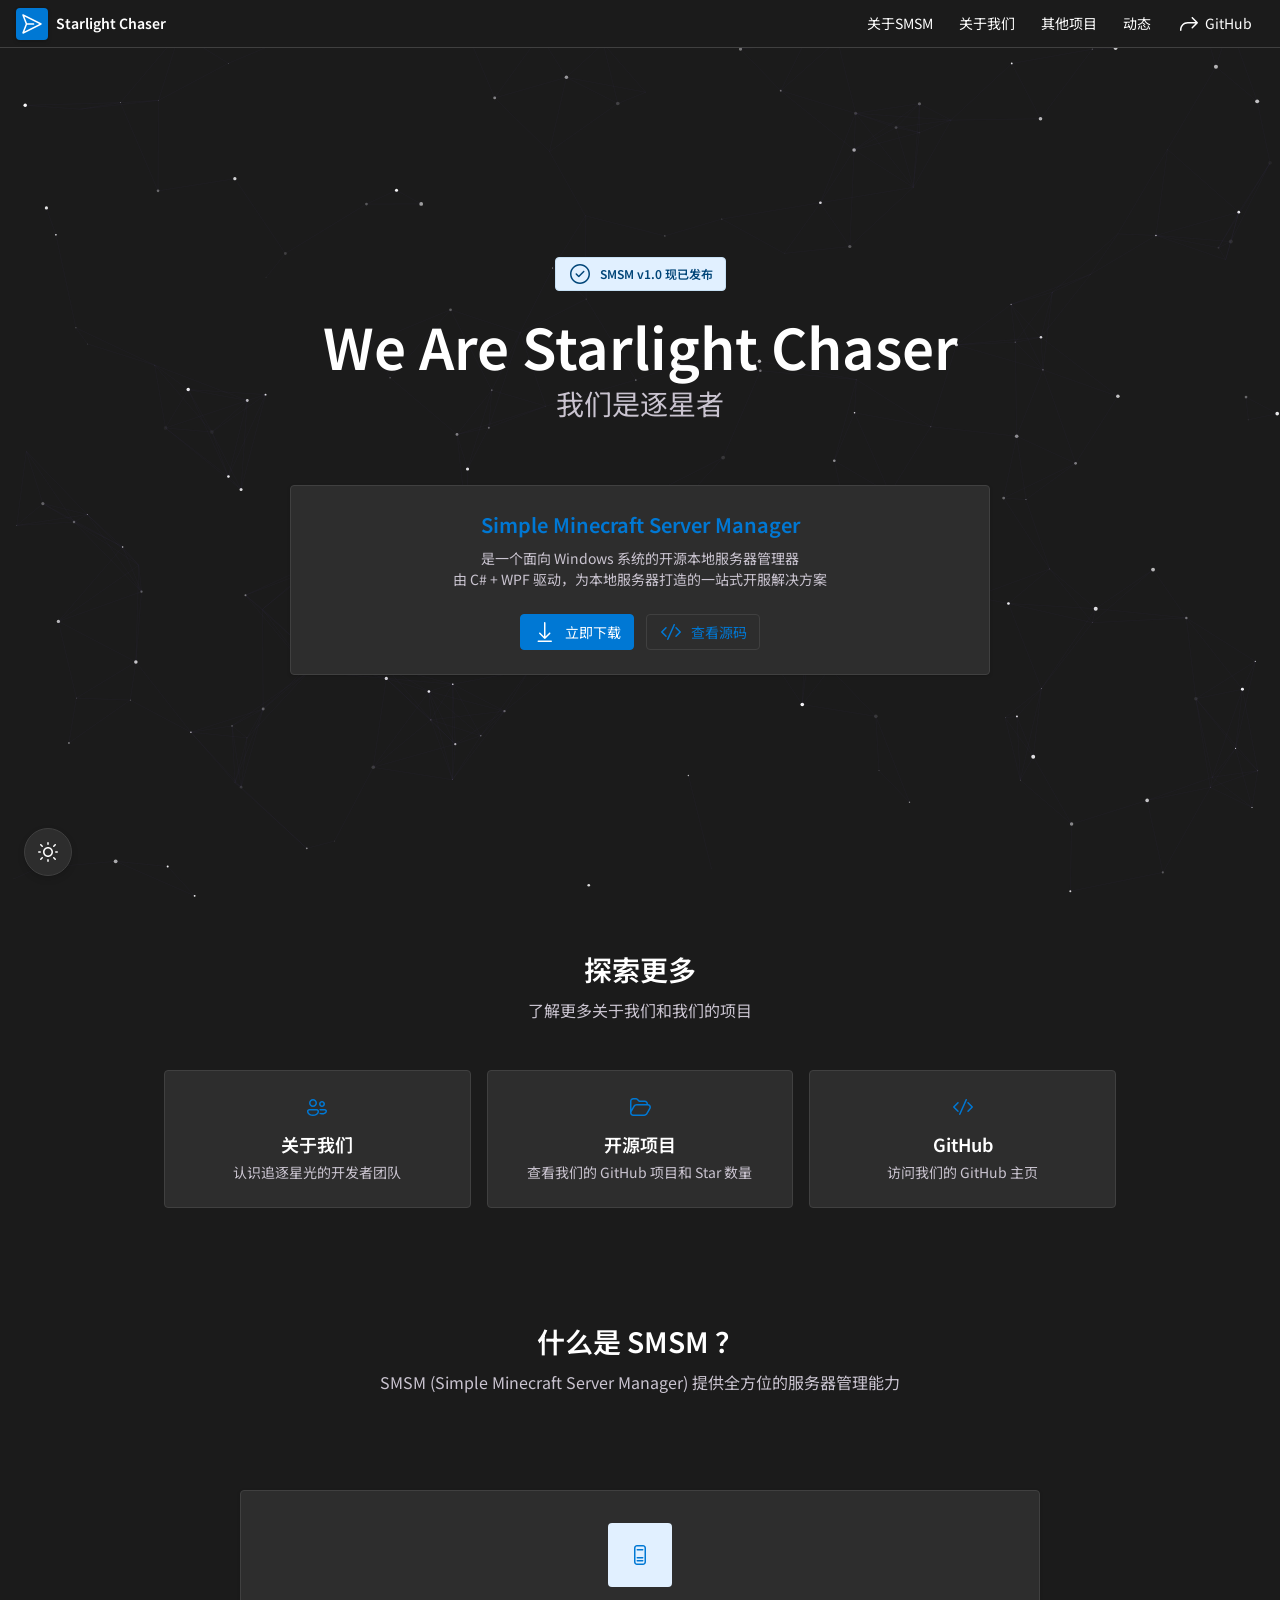
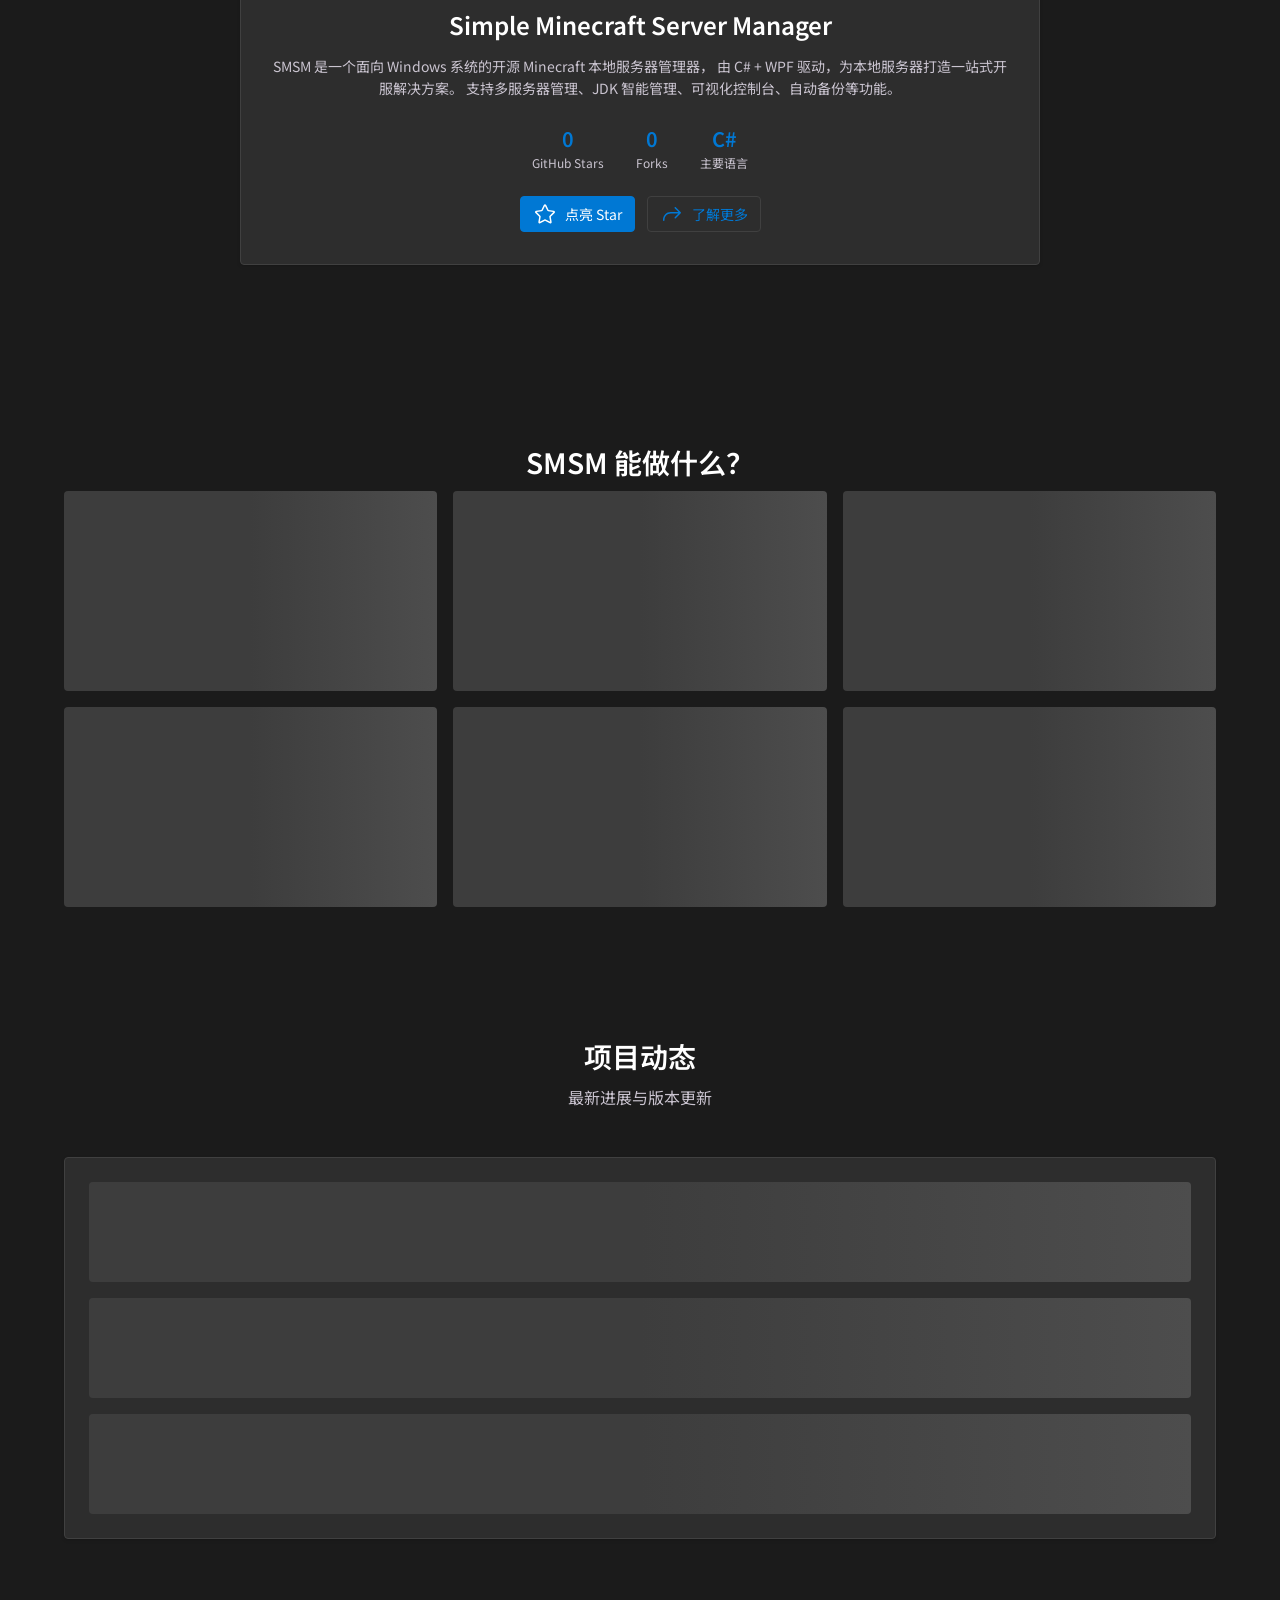
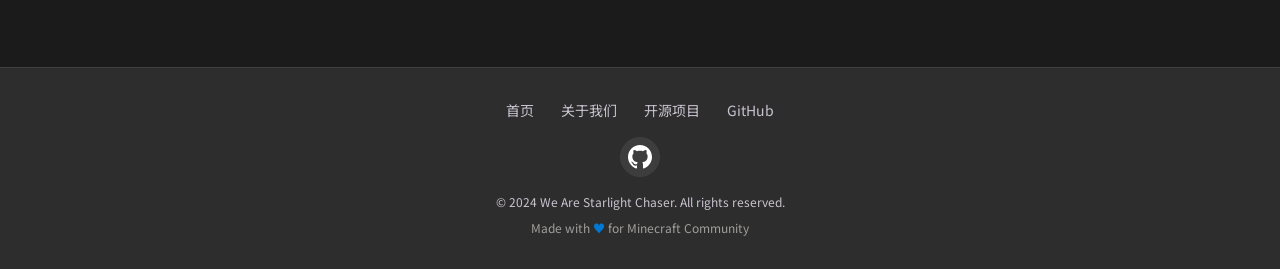
<file: index.html>
<!--
  [index.html] - 网站首页/默认页面
  We Are Starlight Chaser
  
    注释已写！
-->
<!DOCTYPE html>
<html lang="zh-CN" data-theme="">

<head>
    <meta charset="UTF-8">
    <meta name="viewport" content="width=device-width, initial-scale=1.0">
    <title>We Are Starlight Chaser</title>
    <meta name="description" content="SMSM - 本地 Minecraft 服务器管理解决方案，由 xiaomu18 与 YBTsa 联合开发">
    <meta name="keywords" content="SMSM, Minecraft, Server Manager, 逐星者, Starlight Chaser">
    <meta name="author" content="We Are Starlight Chaser">

    <!-- Google Fonts: Noto Sans SC -->
    <link
        href="https://fonts.googleapis.com/css2?family=Noto+Sans+SC:wght@300;400;500;600;700&display=swap"
        rel="stylesheet">

    <!-- 主样式文件 -->
    <link rel="stylesheet" href="./css/main.css">

    <!-- 首页特定样式 -->
    <style>
        /* 快速链接区域 */
        .quick-links-section {
            padding: 48px 24px;
            max-width: 1000px;
            margin: 0 auto;
        }

        .quick-links-grid {
            display: grid;
            grid-template-columns: repeat(auto-fit, minmax(280px, 1fr));
            gap: 16px;
            margin-top: 32px;
        }

        .quick-link-card {
            background: var(--fluent-neutral-background-secondary);
            border-radius: 4px;
            padding: 24px;
            text-align: center;
            border: 1px solid var(--fluent-neutral-stroke-rest);
            transition: box-shadow var(--fluent-duration-fast) var(--fluent-easing),
                        background-color var(--fluent-duration-fast) var(--fluent-easing);
            text-decoration: none;
            color: inherit;
            display: block;
        }

        .quick-link-card:hover {
            box-shadow: var(--fluent-shadow-8);
            background-color: var(--fluent-neutral-background-tertiary);
        }

        .quick-link-card .fluent-icon {
            font-size: 40px;
            color: var(--fluent-brand);
            margin-bottom: 12px;
        }

        .quick-link-card h3 {
            font-size: 1.125rem;
            margin-bottom: 4px;
            color: var(--fluent-neutral-foreground-primary);
            font-weight: 600;
        }

        .quick-link-card p {
            color: var(--fluent-neutral-foreground-secondary);
            font-size: 14px;
        }

        /* 项目预览区域 */
        .project-preview-section {
            padding: 48px 24px;
            max-width: 1200px;
            margin: 0 auto;
            text-align: center;
        }

        .project-preview-card {
            background: var(--fluent-neutral-background-secondary);
            border-radius: 4px;
            padding: 32px;
            border: 1px solid var(--fluent-neutral-stroke-rest);
            max-width: 800px;
            margin: 0 auto;
            box-shadow: var(--fluent-shadow-4);
        }

        .project-preview-card .project-icon-large {
            width: 64px;
            height: 64px;
            background: var(--fluent-brand-background);
            border-radius: 4px;
            display: flex;
            align-items: center;
            justify-content: center;
            margin: 0 auto 20px;
        }

        .project-preview-card .project-icon-large .fluent-icon {
            font-size: 32px;
            color: var(--fluent-brand);
        }

        .project-preview-card h2 {
            font-size: 1.5rem;
            margin-bottom: 12px;
            color: var(--fluent-neutral-foreground-primary);
            font-weight: 600;
        }

        .project-preview-card p {
            color: var(--fluent-neutral-foreground-secondary);
            margin-bottom: 24px;
            line-height: 1.6;
        }

        .project-preview-stats {
            display: flex;
            justify-content: center;
            gap: 32px;
            margin: 24px 0;
            flex-wrap: wrap;
        }

        .preview-stat {
            text-align: center;
        }

        .preview-stat-value {
            font-size: 1.25rem;
            font-weight: 600;
            color: var(--fluent-brand);
        }

        .preview-stat-label {
            font-size: 12px;
            color: var(--fluent-neutral-foreground-secondary);
        }

        /* 响应式 */
        @media (max-width: 768px) {
            .quick-links-grid {
                grid-template-columns: 1fr;
            }

            .project-preview-stats {
                gap: 16px;
            }
        }
    </style>
</head>

<body>
    <!-- 星空背景 Canvas -->
    <canvas id="starfield"></canvas>

    <!-- 导航栏 - Fluent NavigationView -->
    <header class="app-bar" id="appBar">
        <a href="#" class="brand">
            <div class="brand-icon">
                <span class="fluent-icon" data-icon="send"></span>
            </div>
            <span>Starlight Chaser</span>
        </a>

        <nav class="nav-links" id="navLinks">
            <a href="#about-smsm" class="nav-link">关于SMSM</a>
            <a href="./pages/team.html" class="nav-link">关于我们</a>
            <a href="./pages/projects.html" class="nav-link">其他项目</a>
            <a href="#news" class="nav-link">动态</a>
            <a href="https://github.com/We-Are-Starlight-Chaser" class="nav-link" target="_blank">
                <span class="fluent-icon" data-icon="arrow_forward" style="font-size: 18px;"></span>
                GitHub
            </a>
        </nav>

        <button class="mobile-menu-btn" id="mobileMenuBtn">
            <span class="fluent-icon" data-icon="list"></span>
        </button>
    </header>

    <!-- Hero Section - 首屏区域 -->
    <section class="hero">
        <div class="hero-content">
            <!-- Hero 徽章 - 从 JSON 加载 -->
            <div class="hero-badge" id="heroBadge">
                <span class="fluent-icon" data-icon="checkmark_circle"></span>
                <span>SMSM v1.0 现已发布</span>
            </div>

            <!-- 主标题 -->
            <h1>We Are Starlight Chaser</h1>
            <h2>我们是逐星者</h2>
        </div>

        <!-- 当前项目展示 - 从 JSON 加载 -->
        <div class="latest-project" id="latestProject">
            <div class="latest-project-name">Simple Minecraft Server Manager</div>
            <div class="latest-project-description">
                是一个面向 Windows 系统的开源本地服务器管理器<br>
                由 C# + WPF 驱动，为本地服务器打造的一站式开服解决方案
            </div>
            <div class="hero-actions">
                <a href="#download" class="btn btn-filled">
                    <span class="fluent-icon" data-icon="arrow_download"></span>
                    立即下载
                </a>
                <a href="https://github.com/We-Are-Starlight-Chaser/SMSM" class="btn btn-outline" target="_blank">
                    <span class="fluent-icon" data-icon="code"></span>
                    查看源码
                </a>
            </div>
        </div>
    </section>

    <!-- 快速链接区域 -->
    <section class="quick-links-section">
        <h2 class="section-title">探索更多</h2>
        <p class="section-subtitle">了解更多关于我们和我们的项目</p>

        <div class="quick-links-grid">
            <a href="./pages/team.html" class="quick-link-card">
                <span class="fluent-icon" data-icon="people"></span>
                <h3>关于我们</h3>
                <p>认识追逐星光的开发者团队</p>
            </a>
            <a href="./pages/projects.html" class="quick-link-card">
                <span class="fluent-icon" data-icon="folder_open"></span>
                <h3>开源项目</h3>
                <p>查看我们的 GitHub 项目和 Star 数量</p>
            </a>
            <a href="https://github.com/We-Are-Starlight-Chaser" class="quick-link-card" target="_blank">
                <span class="fluent-icon" data-icon="code"></span>
                <h3>GitHub</h3>
                <p>访问我们的 GitHub 主页</p>
            </a>
        </div>
    </section>

    <!-- 什么是 SMSM ？ -->
    <section class="section" id="about-smsm">
        <h2 class="section-title">什么是 SMSM ？</h2>
        <div class="section-subtitle" id="aboutSubtitle">
            SMSM (Simple Minecraft Server Manager) 提供全方位的服务器管理能力
        </div>

        <!-- 项目预览卡片 -->
        <div class="project-preview-section">
            <div class="project-preview-card">
                <div class="project-icon-large">
                    <span class="fluent-icon" data-icon="server"></span>
                </div>
                <h2>Simple Minecraft Server Manager</h2>
                <p>
                    SMSM 是一个面向 Windows 系统的开源 Minecraft 本地服务器管理器，
                    由 C# + WPF 驱动，为本地服务器打造一站式开服解决方案。
                    支持多服务器管理、JDK 智能管理、可视化控制台、自动备份等功能。
                </p>
                <div class="project-preview-stats">
                    <div class="preview-stat">
                        <div class="preview-stat-value" id="previewStars">-</div>
                        <div class="preview-stat-label">GitHub Stars</div>
                    </div>
                    <div class="preview-stat">
                        <div class="preview-stat-value" id="previewForks">-</div>
                        <div class="preview-stat-label">Forks</div>
                    </div>
                    <div class="preview-stat">
                        <div class="preview-stat-value">C#</div>
                        <div class="preview-stat-label">主要语言</div>
                    </div>
                </div>
                <div class="hero-actions">
                    <a href="https://github.com/We-Are-Starlight-Chaser/SMSM" class="btn btn-filled" target="_blank">
                        <span class="fluent-icon" data-icon="star"></span>
                        点亮 Star
                    </a>
                    <a href="./pages/projects.html" class="btn btn-outline">
                        <span class="fluent-icon" data-icon="arrow_forward"></span>
                        了解更多
                    </a>
                </div>
            </div>
        </div>
    </section>

    <!-- SMSM 能做什么？ -->
    <section class="section" id="features">
        <h2 class="section-title">SMSM 能做什么？</h2>
        <!-- 功能卡片网格 - 从 JSON 加载 -->
        <div class="features-grid" id="featuresGrid">
            <!-- 加载时的骨架屏 -->
            <div class="skeleton" style="height: 200px;"></div>
            <div class="skeleton" style="height: 200px;"></div>
            <div class="skeleton" style="height: 200px;"></div>
            <div class="skeleton" style="height: 200px;"></div>
            <div class="skeleton" style="height: 200px;"></div>
            <div class="skeleton" style="height: 200px;"></div>
        </div>
    </section>

    <!-- 项目动态 -->
    <section class="section" id="news">
        <h2 class="section-title">项目动态</h2>
        <p class="section-subtitle">最新进展与版本更新</p>

        <!-- 新闻列表 - 从 JSON 加载 -->
        <div class="news-container" id="newsContainer">
            <!-- 加载时的骨架屏 -->
            <div class="skeleton" style="height: 100px; margin-bottom: 16px;"></div>
            <div class="skeleton" style="height: 100px; margin-bottom: 16px;"></div>
            <div class="skeleton" style="height: 100px;"></div>
        </div>
    </section>

    <!-- Footer - 页脚 -->
    <footer>
        <div class="footer-content">
            <!-- 快速导航 -->
            <div style="margin-bottom: 16px;">
                <a href="./index.html"
                    style="color: var(--fluent-neutral-foreground-secondary); text-decoration: none; margin: 0 12px;">首页</a>
                <a href="./pages/team.html"
                    style="color: var(--fluent-neutral-foreground-secondary); text-decoration: none; margin: 0 12px;">关于我们</a>
                <a href="./pages/projects.html"
                    style="color: var(--fluent-neutral-foreground-secondary); text-decoration: none; margin: 0 12px;">开源项目</a>
                <a href="https://github.com/We-Are-Starlight-Chaser"
                    style="color: var(--fluent-neutral-foreground-secondary); text-decoration: none; margin: 0 12px;"
                    target="_blank">GitHub</a>
            </div>

            <!-- 社交链接 -->
            <div class="social-links">
                <a href="https://github.com/We-Are-Starlight-Chaser" class="social-link" target="_blank" title="GitHub">
                    <svg width="24" height="24" fill="currentColor" viewBox="0 0 24 24">
                        <path
                            d="M12 0c-6.626 0-12 5.373-12 12 0 5.302 3.438 9.8 8.207 11.387.599.111.793-.261.793-.577v-2.234c-3.338.726-4.033-1.416-4.033-1.416-.546-1.387-1.333-1.756-1.333-1.756-1.089-.745.083-.729.083-.729 1.205.084 1.839 1.237 1.839 1.237 1.07 1.834 2.807 1.304 3.492.997.107-.775.418-1.305.762-1.604-2.665-.305-5.467-1.334-5.467-5.931 0-1.311.469-2.381 1.236-3.221-.124-.303-.535-1.524.117-3.176 0 0 1.008-.322 3.301 1.23.957-.266 1.983-.399 3.003-.404 1.02.005 2.047.138 3.006.404 2.291-1.552 3.297-1.23 3.297-1.23.653 1.653.242 2.874.118 3.176.77.84 1.235 1.911 1.235 3.221 0 4.609-2.807 5.624-5.479 5.921.43.372.823 1.102.823 2.222v3.293c0 .319.192.694.801.576 4.765-1.589 8.199-6.086 8.199-11.386 0-6.627-5.373-12-12-12z" />
                    </svg>
                </a>
            </div>

            <!-- 版权信息 -->
            <p class="footer-copyright">
                &copy; 2024 We Are Starlight Chaser. All rights reserved.
            </p>
            <span class="footer-tagline">
                Made with <span class="heart">♥</span> for Minecraft Community
            </span>
        </div>
    </footer>

    <!-- 更新提示小部件 - 从 JSON 加载 -->
    <div class="update-widget" id="updateWidget">
        <span class="fluent-icon update-widget-icon" data-icon="checkmark_circle"></span>
        <div class="update-info">
            <h4>发现新版本</h4>
            <p id="updateVersion">SMSM v2.0 可用</p>
            <p id="updateDescription">新增了更多功能，如插件系统、多语言支持等。</p>
        </div>
        <button class="btn btn-filled" style="padding: 4px 12px; min-height: 28px; font-size: 12px;">查看</button>
    </div>

    <!-- 主题切换按钮 -->
    <button class="theme-toggle" id="themeToggle" title="切换主题">
        <span class="fluent-icon" id="themeIcon" data-icon="weather_sunny"></span>
    </button>

    <!-- jQuery 库 -->
    <script src="https://code.jquery.com/jquery-3.6.0.min.js"></script>

    <!-- 通用函数脚本 -->
    <script src="./js/geu_functions.js"></script>

    <!-- 主逻辑脚本 -->
    <script src="./js/main.js"></script>

    <!-- 首页特定脚本 -->
    <script>
        /**
         * [index.html] 首页特定脚本
         * We Are Starlight Chaser
         * 
         * 加载 SMSM 项目的 GitHub Star 数量用于首页预览
         */
        $(document).ready(function () {

            /**
             * 加载 SMSM 项目的 GitHub 数据用于首页预览
             */
            async function loadSMSMPreviewStats() {
                try {
                    const response = await fetch('https://api.github.com/repos/We-Are-Starlight-Chaser/SimplyMinecraftServerManager');

                    if (response.ok) {
                        const data = await response.json();

                        // 更新预览统计
                        $('#previewStars').animateNumber(data.stargazers_count, 1000);
                        $('#previewForks').animateNumber(data.forks_count, 1000);
                    }
                } catch (error) {
                    console.warn('获取 SMSM GitHub 数据失败:', error);
                    $('#previewStars').text('0');
                    $('#previewForks').text('0');
                }
            }

            // 加载预览数据
            loadSMSMPreviewStats();
        });
    </script>
</body>


</html>
</file>
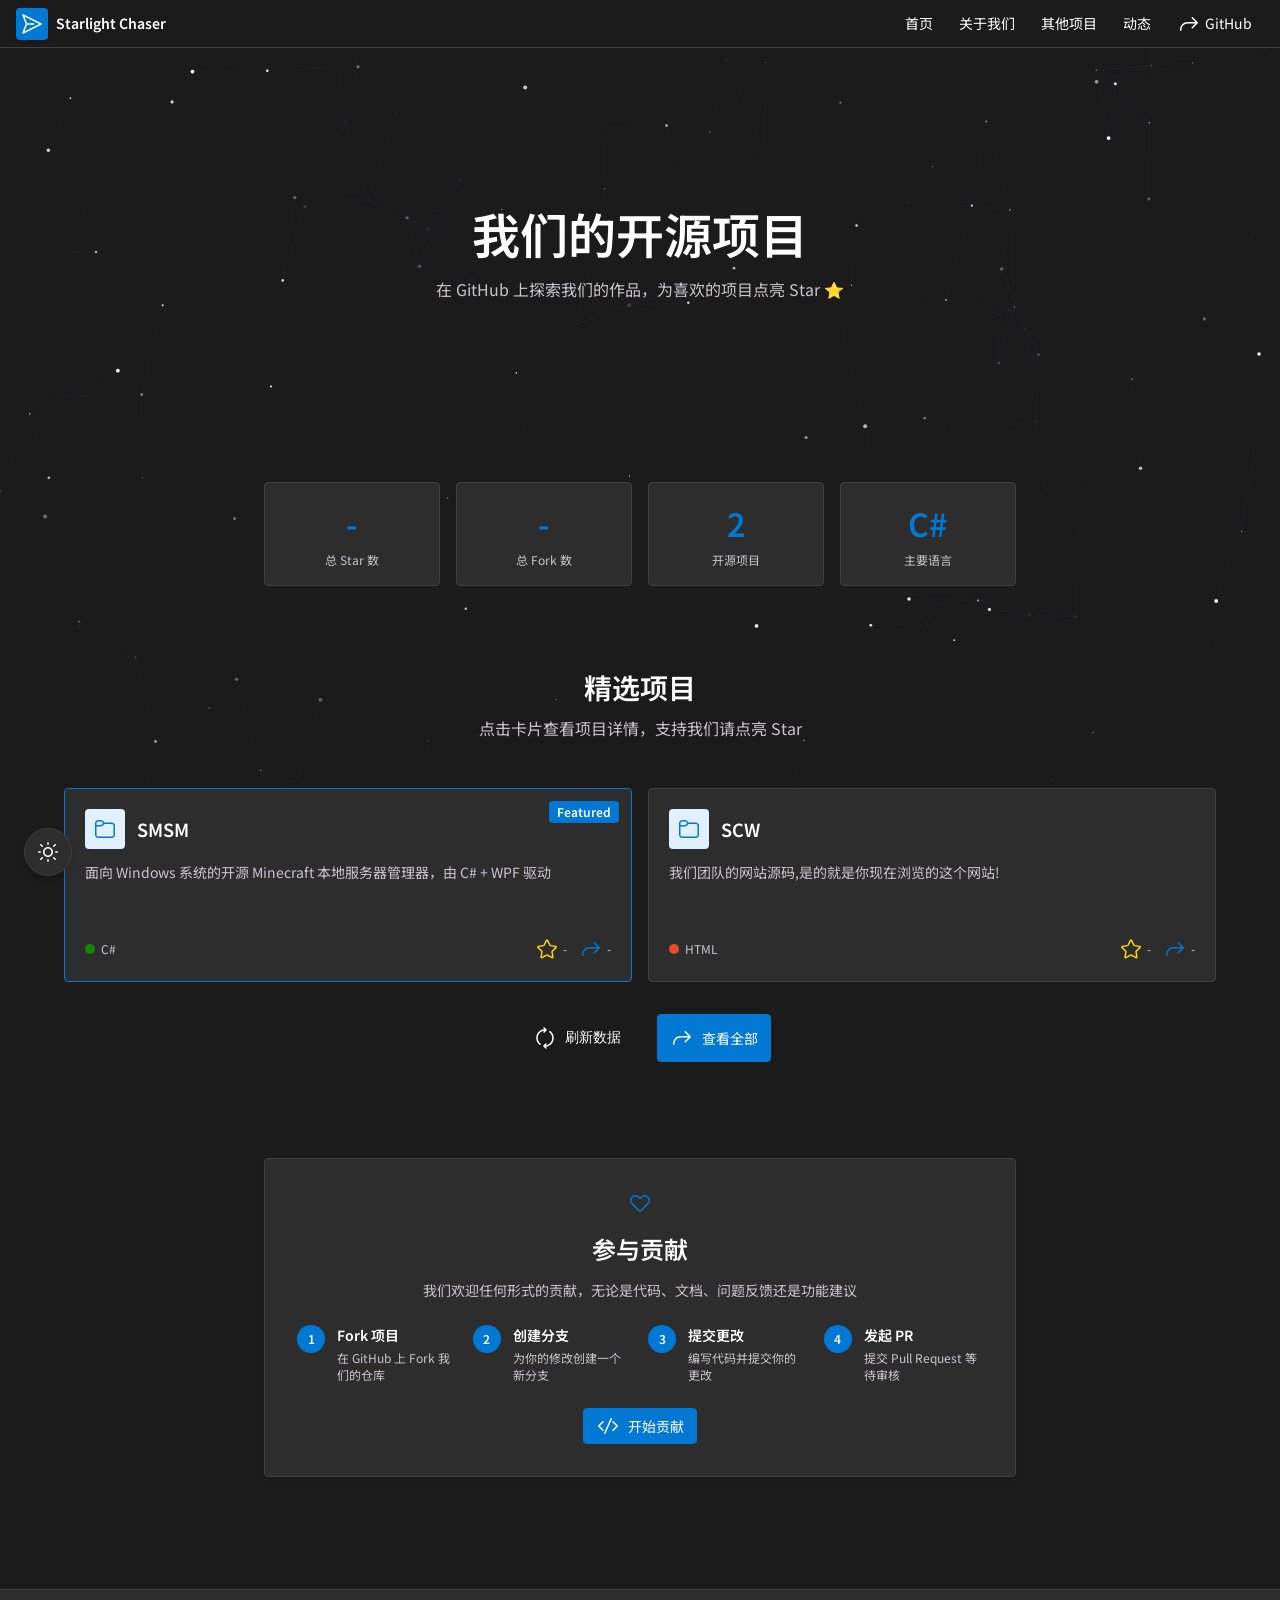
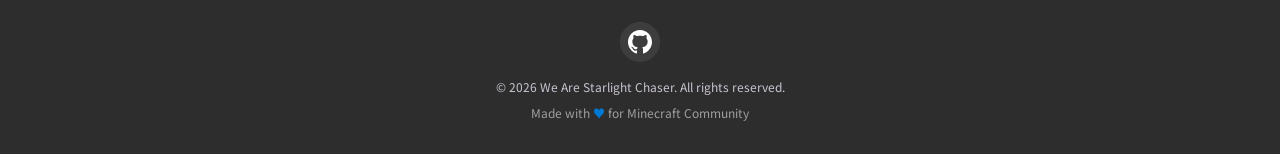
<file: pages/projects.html>
<!--
  [projects.html] - 项目展示页面
  We Are Starlight Chaser
  
  此文件展示团队的开源项目
  包括 GitHub 项目信息、Star 数量、Fork 数量等
-->
<!DOCTYPE html>
<html lang="zh-CN" data-theme="dark">

<head>
    <meta charset="UTF-8">
    <meta name="viewport" content="width=device-width, initial-scale=1.0">
    <title>开源项目 | We Are Starlight Chaser</title>
    <meta name="description" content="We Are Starlight Chaser 开源项目 - SMSM, Minecraft Server Manager">
    <meta name="keywords" content="Starlight Chaser, 逐星者, 开源项目, SMSM, GitHub">
    <meta name="author" content="We Are Starlight Chaser">

    <!-- Google Fonts -->
    <link
        href="https://fonts.googleapis.com/css2?family=Noto+Sans+SC:wght@300;400;500;600;700&display=swap"
        rel="stylesheet">

    <!-- 主样式文件 -->
    <link rel="stylesheet" href="../css/main.css">

    <!-- 页面特定样式 -->
    <style>
        /* 项目页面专用样式 */
        .projects-hero {
            min-height: 50vh;
            display: flex;
            flex-direction: column;
            justify-content: center;
            align-items: center;
            text-align: center;
            padding: 80px 24px 32px;
            position: relative;
        }

        .projects-hero h1 {
            font-size: clamp(2rem, 6vw, 3rem);
            font-weight: 600;
            margin-bottom: 8px;
            color: var(--fluent-neutral-foreground-primary);
        }

        .projects-hero p {
            font-size: 1rem;
            color: var(--fluent-neutral-foreground-secondary);
            max-width: 600px;
        }

        /* 项目统计 */
        .projects-stats {
            display: grid;
            grid-template-columns: repeat(auto-fit, minmax(150px, 1fr));
            gap: 16px;
            max-width: 800px;
            margin: 32px auto;
            padding: 0 24px;
        }

        .stat-card {
            background: var(--fluent-neutral-background-secondary);
            border-radius: 4px;
            padding: 16px;
            text-align: center;
            border: 1px solid var(--fluent-neutral-stroke-rest);
            transition: box-shadow var(--fluent-duration-fast) var(--fluent-easing);
        }

        .stat-card:hover {
            box-shadow: var(--fluent-shadow-8);
        }

        .stat-number {
            font-size: 2rem;
            font-weight: 600;
            color: var(--fluent-brand);
            margin-bottom: 4px;
        }

        .stat-label {
            font-size: 12px;
            color: var(--fluent-neutral-foreground-secondary);
        }

        /* 项目分类标签 */
        .project-tabs {
            display: flex;
            justify-content: center;
            gap: 8px;
            margin-bottom: 24px;
            flex-wrap: wrap;
        }

        .project-tab {
            padding: 4px 12px;
            background: transparent;
            color: var(--fluent-neutral-foreground-secondary);
            border: 1px solid var(--fluent-neutral-stroke-rest);
            border-radius: 4px;
            font-size: 14px;
            font-weight: 400;
            cursor: pointer;
            transition: background-color var(--fluent-duration-fast) var(--fluent-easing),
                        color var(--fluent-duration-fast) var(--fluent-easing),
                        border-color var(--fluent-duration-fast) var(--fluent-easing);
        }

        .project-tab:hover {
            background: var(--fluent-brand-alpha-8);
            color: var(--fluent-brand);
            border-color: var(--fluent-brand);
        }

        .project-tab.active {
            background: var(--fluent-brand);
            color: var(--fluent-neutral-foreground-on-brand);
            border-color: var(--fluent-brand);
        }

        /* 项目网格 */
        .projects-section {
            padding: 48px 24px;
            max-width: 1200px;
            margin: 0 auto;
        }

        .projects-grid {
            display: grid;
            grid-template-columns: repeat(auto-fit, minmax(380px, 1fr));
            gap: 16px;
        }

        /* 项目卡片 */
        .project-card {
            background: var(--fluent-neutral-background-secondary);
            border-radius: 4px;
            padding: 20px;
            border: 1px solid var(--fluent-neutral-stroke-rest);
            transition: box-shadow var(--fluent-duration-fast) var(--fluent-easing),
                        background-color var(--fluent-duration-fast) var(--fluent-easing);
            position: relative;
            overflow: hidden;
            cursor: pointer;
        }

        .project-card:hover {
            box-shadow: var(--fluent-shadow-8);
            background-color: var(--fluent-neutral-background-tertiary);
        }

        .project-card.featured {
            border-color: var(--fluent-brand);
        }

        .project-card.featured::after {
            content: 'Featured';
            position: absolute;
            top: 12px;
            right: 12px;
            padding: 2px 8px;
            background: var(--fluent-brand);
            color: var(--fluent-neutral-foreground-on-brand);
            border-radius: 4px;
            font-size: 12px;
            font-weight: 600;
        }

        .project-header {
            display: flex;
            align-items: center;
            gap: 12px;
            margin-bottom: 12px;
        }

        .project-icon {
            width: 40px;
            height: 40px;
            background: var(--fluent-brand-background);
            border-radius: 4px;
            display: flex;
            align-items: center;
            justify-content: center;
            color: var(--fluent-brand);
        }

        .project-name {
            font-size: 1.125rem;
            font-weight: 600;
            color: var(--fluent-neutral-foreground-primary);
            flex: 1;
        }

        .project-description {
            color: var(--fluent-neutral-foreground-secondary);
            margin-bottom: 16px;
            line-height: 1.6;
            min-height: 60px;
        }

        .project-meta {
            display: flex;
            align-items: center;
            justify-content: space-between;
            flex-wrap: wrap;
            gap: 12px;
        }

        .project-language {
            display: inline-flex;
            align-items: center;
            gap: 6px;
            font-size: 12px;
            color: var(--fluent-neutral-foreground-secondary);
        }

        .language-dot {
            width: 10px;
            height: 10px;
            border-radius: 50%;
        }

        .project-stats {
            display: inline-flex;
            align-items: center;
            gap: 12px;
        }

        .project-stat {
            display: inline-flex;
            align-items: center;
            gap: 4px;
            font-size: 12px;
            color: var(--fluent-neutral-foreground-secondary);
            transition: color var(--fluent-duration-fast) var(--fluent-easing);
        }

        .project-stat:hover {
            color: var(--fluent-brand);
        }

        .project-stat .fluent-icon {
            font-size: 16px;
        }

        .project-stat-star .fluent-icon {
            color: #FFD700;
        }

        .project-stat-fork .fluent-icon {
            color: var(--fluent-brand);
        }

        /* Star 数量动画 */
        .star-count,
        .fork-count {
            font-variant-numeric: tabular-nums;
            transition: all var(--fluent-duration-fast) var(--fluent-easing);
        }

        .star-count-updating {
            opacity: 0.5;
            transform: scale(1.1);
        }

        /* 刷新按钮 */
        .projects-refresh {
            display: flex;
            justify-content: center;
            margin-top: 32px;
            gap: 12px;
            flex-wrap: wrap;
        }

        .btn-refresh {
            display: inline-flex;
            align-items: center;
            gap: 8px;
            padding: 12px 24px;
            background: var(--md-surface);
            color: var(--md-primary);
            border: 1px solid var(--md-outline);
            border-radius: var(--md-radius-medium);
            font-size: 0.875rem;
            font-weight: 500;
            cursor: pointer;
            transition: all 0.2s;
        }

        .btn-refresh:hover {
            background: var(--md-primary-8);
            border-color: var(--md-primary);
        }

        .btn-refresh.spinning .fluent-icon {
            animation: spin 1s linear infinite;
        }

        @keyframes spin {
            from {
                transform: rotate(0deg);
            }

            to {
                transform: rotate(360deg);
            }
        }

        /* 贡献引导 */
        .contribute-section {
            padding: 48px 24px;
            max-width: 800px;
            margin: 0 auto;
            text-align: center;
        }

        .contribute-card {
            background: var(--fluent-neutral-background-secondary);
            border-radius: 4px;
            padding: 32px;
            border: 1px solid var(--fluent-neutral-stroke-rest);
            box-shadow: var(--fluent-shadow-4);
        }

        .contribute-card h2 {
            font-size: 1.5rem;
            margin-bottom: 12px;
            color: var(--fluent-neutral-foreground-primary);
            font-weight: 600;
        }

        .contribute-card p {
            color: var(--fluent-neutral-foreground-secondary);
            margin-bottom: 24px;
            line-height: 1.6;
        }

        .contribute-steps {
            display: grid;
            grid-template-columns: repeat(auto-fit, minmax(150px, 1fr));
            gap: 16px;
            margin: 24px 0;
            text-align: left;
        }

        .contribute-step {
            display: flex;
            align-items: flex-start;
            gap: 12px;
        }

        .contribute-step-number {
            width: 28px;
            height: 28px;
            background: var(--fluent-brand);
            color: var(--fluent-neutral-foreground-on-brand);
            border-radius: 50%;
            display: flex;
            align-items: center;
            justify-content: center;
            font-weight: 600;
            font-size: 12px;
            flex-shrink: 0;
        }

        .contribute-step-content h4 {
            font-size: 14px;
            margin-bottom: 4px;
            color: var(--fluent-neutral-foreground-primary);
            font-weight: 600;
        }

        .contribute-step-content p {
            font-size: 12px;
            margin: 0;
            line-height: 1.4;
        }

        /* 响应式 */
        @media (max-width: 768px) {
            .projects-grid {
                grid-template-columns: 1fr;
            }

            .projects-stats {
                grid-template-columns: repeat(2, 1fr);
            }

            .contribute-steps {
                grid-template-columns: 1fr;
            }
        }
    </style>
</head>

<body>
    <!-- 星空背景 Canvas -->
    <canvas id="starfield"></canvas>

    <!-- 导航栏 -->
    <header class="app-bar" id="appBar">
        <a href="../index.html" class="brand">
            <div class="brand-icon">
                <span class="fluent-icon" data-icon="send"></span>
            </div>
            <span>Starlight Chaser</span>
        </a>

        <nav class="nav-links" id="navLinks">
            <a href="../index.html" class="nav-link">首页</a>
            <a href="./team.html" class="nav-link">关于我们</a>
            <a href="./projects.html" class="nav-link">其他项目</a>
            <a href="../index.html#news" class="nav-link">动态</a>
            <a href="https://github.com/We-Are-Starlight-Chaser" class="nav-link" target="_blank">
                <span class="fluent-icon" data-icon="arrow_forward" style="font-size: 18px;"></span>
                GitHub
            </a>
        </nav>

        <button class="mobile-menu-btn" id="mobileMenuBtn">
            <span class="fluent-icon" data-icon="list"></span>
        </button>
    </header>

    <!-- 项目 Hero 区域 -->
    <section class="projects-hero">
        <h1>我们的开源项目</h1>
        <p>在 GitHub 上探索我们的作品，为喜欢的项目点亮 Star ⭐</p>
    </section>

    <!-- 项目统计 -->
    <div class="projects-stats">
        <div class="stat-card">
            <div class="stat-number" id="totalStars">-</div>
            <div class="stat-label">总 Star 数</div>
        </div>
        <div class="stat-card">
            <div class="stat-number" id="totalForks">-</div>
            <div class="stat-label">总 Fork 数</div>
        </div>
        <div class="stat-card">
            <div class="stat-number" id="totalProjects">-</div>
            <div class="stat-label">开源项目</div>
        </div>
        <div class="stat-card">
            <div class="stat-number" id="mainLanguage">C#</div>
            <div class="stat-label">主要语言</div>
        </div>
    </div>

    <!-- 项目列表 -->
    <section class="projects-section">
        <h2 class="section-title">精选项目</h2>
        <p class="section-subtitle">点击卡片查看项目详情，支持我们请点亮 Star</p>

        <!-- 项目卡片网格 - 从 JSON 加载 -->
        <div class="projects-grid" id="projectsGrid">
            <!-- 加载时的骨架屏 -->
            <div class="skeleton" style="height: 200px;"></div>
            <div class="skeleton" style="height: 200px;"></div>
        </div>

        <!-- 刷新按钮 -->
        <div class="projects-refresh">
            <button class="btn-refresh" id="refreshProjects">
                <span class="fluent-icon" data-icon="arrow_sync"></span>
                刷新数据
            </button>
            <a href="https://github.com/We-Are-Starlight-Chaser" class="btn btn-filled" target="_blank">
                <span class="fluent-icon" data-icon="arrow_forward"></span>
                查看全部
            </a>
        </div>
    </section>

    <!-- 贡献引导 -->
    <section class="contribute-section">
        <div class="contribute-card">
            <span class="fluent-icon" data-icon="heart"
                style="font-size: 48px; color: var(--fluent-brand); margin-bottom: 16px;"></span>
            <h2>参与贡献</h2>
            <p>我们欢迎任何形式的贡献，无论是代码、文档、问题反馈还是功能建议</p>

            <div class="contribute-steps">
                <div class="contribute-step">
                    <div class="contribute-step-number">1</div>
                    <div class="contribute-step-content">
                        <h4>Fork 项目</h4>
                        <p>在 GitHub 上 Fork 我们的仓库</p>
                    </div>
                </div>
                <div class="contribute-step">
                    <div class="contribute-step-number">2</div>
                    <div class="contribute-step-content">
                        <h4>创建分支</h4>
                        <p>为你的修改创建一个新分支</p>
                    </div>
                </div>
                <div class="contribute-step">
                    <div class="contribute-step-number">3</div>
                    <div class="contribute-step-content">
                        <h4>提交更改</h4>
                        <p>编写代码并提交你的更改</p>
                    </div>
                </div>
                <div class="contribute-step">
                    <div class="contribute-step-number">4</div>
                    <div class="contribute-step-content">
                        <h4>发起 PR</h4>
                        <p>提交 Pull Request 等待审核</p>
                    </div>
                </div>
            </div>

            <a href="https://github.com/We-Are-Starlight-Chaser" class="btn btn-filled" target="_blank">
                <span class="fluent-icon" data-icon="code"></span>
                开始贡献
            </a>
        </div>
    </section>

    <!-- Footer -->
    <footer>
        <div class="footer-content">
            <div class="social-links">
                <a href="https://github.com/We-Are-Starlight-Chaser" class="social-link" target="_blank" title="GitHub">
                    <svg width="24" height="24" fill="currentColor" viewBox="0 0 24 24">
                        <path
                            d="M12 0c-6.626 0-12 5.373-12 12 0 5.302 3.438 9.8 8.207 11.387.599.111.793-.261.793-.577v-2.234c-3.338.726-4.033-1.416-4.033-1.416-.546-1.387-1.333-1.756-1.333-1.756-1.089-.745.083-.729.083-.729 1.205.084 1.839 1.237 1.839 1.237 1.07 1.834 2.807 1.304 3.492.997.107-.775.418-1.305.762-1.604-2.665-.305-5.467-1.334-5.467-5.931 0-1.311.469-2.381 1.236-3.221-.124-.303-.535-1.524.117-3.176 0 0 1.008-.322 3.301 1.23.957-.266 1.983-.399 3.003-.404 1.02.005 2.047.138 3.006.404 2.291-1.552 3.297-1.23 3.297-1.23.653 1.653.242 2.874.118 3.176.77.84 1.235 1.911 1.235 3.221 0 4.609-2.807 5.624-5.479 5.921.43.372.823 1.102.823 2.222v3.293c0 .319.192.694.801.576 4.765-1.589 8.199-6.086 8.199-11.386 0-6.627-5.373-12-12-12z" />
                    </svg>
                </a>
            </div>
            <p class="footer-copyright">
                &copy; 2026 We Are Starlight Chaser. All rights reserved.
            </p>
            <span class="footer-tagline">
                Made with <span class="heart">♥</span> for Minecraft Community
            </span>
        </div>
    </footer>

    <!-- 主题切换按钮 -->
    <button class="theme-toggle" id="themeToggle" title="切换主题">
        <span class="fluent-icon" id="themeIcon" data-icon="weather_sunny"></span>
    </button>

    <!-- jQuery 库 -->
    <script src="https://code.jquery.com/jquery-3.6.0.min.js"></script>

    <!-- 通用函数脚本 -->
    <script src="../js/geu_functions.js"></script>

    <!-- 页面特定脚本 -->
    <script>
        /**
         * [projects.html] 项目页面脚本
         * We Are Starlight Chaser
         */

        $(document).ready(function () {

            // 全局变量
            const App = {
                theme: 'dark',
                projects: [],
                githubData: {}
            };

            /**
             * 星空背景类
             */
            class Starfield {
                constructor(canvasId, options = {}) {
                    this.canvas = document.getElementById(canvasId);
                    if (!this.canvas) return;

                    this.ctx = this.canvas.getContext('2d');
                    this.stars = [];
                    this.mouseX = 0;
                    this.mouseY = 0;

                    this.options = Object.assign({
                        starCount: 150,
                        connectionDistance: 100,
                        mouseInteraction: true
                    }, options);

                    this.init();
                }

                init() {
                    this.resize();
                    this.createStars();
                    this.bindEvents();
                    this.animate();
                }

                resize() {
                    this.canvas.width = window.innerWidth;
                    this.canvas.height = window.innerHeight;
                }

                createStars() {
                    this.stars = [];
                    for (let i = 0; i < this.options.starCount; i++) {
                        this.stars.push({
                            x: Math.random() * this.canvas.width,
                            y: Math.random() * this.canvas.height,
                            size: Math.random() * 2,
                            speedX: (Math.random() - 0.5) * 0.5,
                            speedY: (Math.random() - 0.5) * 0.5,
                            opacity: Math.random(),
                            fadeSpeed: 0.01 + Math.random() * 0.02
                        });
                    }
                }

                bindEvents() {
                    $(window).on('resize', () => {
                        this.resize();
                        this.createStars();
                    });

                    $(window).on('mousemove', (e) => {
                        this.mouseX = e.clientX;
                        this.mouseY = e.clientY;
                    });
                }

                animate() {
                    this.ctx.clearRect(0, 0, this.canvas.width, this.canvas.height);

                    this.stars.forEach(star => {
                        star.x += star.speedX;
                        star.y += star.speedY;

                        const dx = this.mouseX - star.x;
                        const dy = this.mouseY - star.y;
                        const distance = Math.sqrt(dx * dx + dy * dy);

                        if (distance < 100) {
                            star.x -= dx * 0.01;
                            star.y -= dy * 0.01;
                        }

                        if (star.x < 0 || star.x > this.canvas.width ||
                            star.y < 0 || star.y > this.canvas.height) {
                            star.x = Math.random() * this.canvas.width;
                            star.y = Math.random() * this.canvas.height;
                        }

                        star.opacity += star.fadeSpeed;
                        if (star.opacity > 1 || star.opacity < 0.2) {
                            star.fadeSpeed = -star.fadeSpeed;
                        }

                        this.ctx.fillStyle = `rgba(255, 255, 255, ${star.opacity})`;
                        this.ctx.beginPath();
                        this.ctx.arc(star.x, star.y, star.size, 0, Math.PI * 2);
                        this.ctx.fill();
                    });

                    this.ctx.strokeStyle = 'rgba(103, 80, 164, 0.1)';
                    this.ctx.lineWidth = 0.5;
                    for (let i = 0; i < this.stars.length; i++) {
                        for (let j = i + 1; j < this.stars.length; j++) {
                            const dx = this.stars[i].x - this.stars[j].x;
                            const dy = this.stars[i].y - this.stars[j].y;
                            const distance = Math.sqrt(dx * dx + dy * dy);

                            if (distance < this.options.connectionDistance) {
                                this.ctx.beginPath();
                                this.ctx.moveTo(this.stars[i].x, this.stars[i].y);
                                this.ctx.lineTo(this.stars[j].x, this.stars[j].y);
                                this.ctx.stroke();
                            }
                        }
                    }

                    requestAnimationFrame(() => this.animate());
                }
            }

            // 初始化星空
            new Starfield('starfield');

            // 初始化主题
            function initTheme() {
                const savedTheme = StarlightChaser.utils.storage.get('theme', 'dark');
                App.theme = savedTheme;
                $('html').attr('data-theme', App.theme);

                $('#themeToggle').on('click', function () {
                    App.theme = App.theme === 'dark' ? 'light' : 'dark';
                    $('html').attr('data-theme', App.theme);
                    StarlightChaser.utils.storage.set('theme', App.theme);
                });
            }
            initTheme();

            // 初始化导航
            $(window).on('scroll', StarlightChaser.utils.throttle(function () {
                const $appBar = $('#appBar');
                if ($(window).scrollTop() > 50) {
                    $appBar.addClass('scrolled');
                } else {
                    $appBar.removeClass('scrolled');
                }
            }, 100));

            $('#mobileMenuBtn').on('click', function () {
                $('#navLinks').toggleClass('active');
            });

            /**
             * 从 GitHub URL 提取仓库路径
             */
            function extractRepoPath(url) {
                const match = url.match(/github\.com\/([^\/]+)\/([^\/]+)/);
                if (match) {
                    return `${match[1]}/${match[2].replace(/\.git$/, '')}`;
                }
                return null;
            }

            /**
             * 加载 GitHub 项目
             */
            async function loadProjects() {
                try {
                    const data = await StarlightChaser.api.loadJSON('../json/github_projects.json');
                    App.projects = data.projects;

                    // 更新项目数量统计
                    $('#totalProjects').text(data.projects.length);

                    renderProjects(data);

                    if (data.show_star_count || data.show_fork_count) {
                        fetchGitHubStats(data.projects);
                    }
                } catch (error) {
                    console.warn('加载项目配置失败:', error);
                }
            }

            /**
             * 渲染项目卡片
             */
            
            function renderProjects(data) {
                const $grid = $('#projectsGrid');

                const html = data.projects.map(project => `
                    <div class="project-card ${project.is_featured ? 'featured' : ''}" 
                         data-project-id="${project.id}" 
                         data-repo="${project.github_url}">
                        <div class="project-header">
                            <div class="project-icon">
                                <span class="fluent-icon" data-icon="folder"></span>
                            </div>
                            <div class="project-name">${project.name}</div>
                        </div>
                        <div class="project-description">${project.description}</div>
                        <div class="project-meta">
                            ${data.display_options.show_language_badge ? `
                                <span class="project-language">
                                    <span class="language-dot" style="background-color: ${project.language_color};"></span>
                                    ${project.language}
                                </span>
                            ` : ''}
                            <div class="project-stats">
                                ${data.show_star_count ? `
                                    <span class="project-stat project-stat-star">
                                        <span class="fluent-icon" data-icon="star"></span>
                                        <span class="star-count" data-project="${project.id}">-</span>
                                    </span>
                                ` : ''}
                                ${data.show_fork_count ? `
                                    <span class="project-stat project-stat-fork">
                                        <span class="fluent-icon" data-icon="arrow_forward"></span>
                                        <span class="fork-count" data-project="${project.id}">-</span>
                                    </span>
                                ` : ''}
                            </div>
                        </div>
                    </div>
                `).join('');

                $grid.html(html);

                // 加载动态生成的 SVG 图标
                loadFluentIcons();

                // 绑定点击事件
                $grid.find('.project-card').on('click', function () {
                    const url = $(this).data('repo');
                    if (url) {
                        window.open(url, '_blank');
                    }
                });
            }

            /**
             * 获取 GitHub 统计数据
             */
            async function fetchGitHubStats(projects) {
                let totalStars = 0;
                let totalForks = 0;
                let loadedCount = 0;

                for (const project of projects) {
                    const repoPath = extractRepoPath(project.github_url);
                    if (!repoPath) continue;

                    try {
                        const response = await fetch(`https://api.github.com/repos/${repoPath}`);

                        if (response.ok) {
                            const data = await response.json();

                            updateStarCount(project.id, data.stargazers_count);
                            updateForkCount(project.id, data.forks_count);

                            totalStars += data.stargazers_count;
                            totalForks += data.forks_count;
                            loadedCount++;

                            App.githubData[project.id] = {
                                stars: data.stargazers_count,
                                forks: data.forks_count
                            };
                        } else {
                            if (project.star_count !== null) {
                                updateStarCount(project.id, project.star_count);
                                totalStars += project.star_count;
                            }
                            if (project.fork_count !== null) {
                                updateForkCount(project.id, project.fork_count);
                                totalForks += project.fork_count;
                            }
                        }
                    } catch (error) {
                        console.warn(`获取 ${repoPath} 失败:`, error);
                    }
                }

                // 更新总统计
                if (loadedCount > 0) {
                    $('#totalStars').animateNumber(totalStars, 1000);
                    $('#totalForks').animateNumber(totalForks, 1000);
                }
            }

            /**
             * 更新 Star 数量
             */
            function updateStarCount(projectId, count) {
                const $element = $(`.star-count[data-project="${projectId}"]`);
                if ($element.length) {
                    $element.addClass('star-count-updating');
                    $element.animateNumber(count, 800);
                    setTimeout(() => {
                        $element.removeClass('star-count-updating');
                    }, 800);
                }
            }

            /**
             * 更新 Fork 数量
             */
            function updateForkCount(projectId, count) {
                const $element = $(`.fork-count[data-project="${projectId}"]`);
                if ($element.length) {
                    $element.animateNumber(count, 800);
                }
            }

            /**
             * 刷新项目数据
             */
            function refreshProjects() {
                const $btn = $('#refreshProjects');
                $btn.addClass('spinning');

                // 重置显示
                App.projects.forEach(project => {
                    $(`.star-count[data-project="${project.id}"]`).text('-');
                    $(`.fork-count[data-project="${project.id}"]`).text('-');
                });
                $('#totalStars').text('-');
                $('#totalForks').text('-');

                // 重新获取数据
                fetchGitHubStats(App.projects).then(() => {
                    setTimeout(() => {
                        $btn.removeClass('spinning');
                    }, 500);
                });
            }

            // 绑定刷新按钮
            $('#refreshProjects').on('click', function (e) {
                e.stopPropagation();
                refreshProjects();
            });

            // 加载项目
            loadProjects();

            console.log('🌟 Starlight Chaser - 项目页面已加载');
        });
    </script>
</body>

</html>
</file>
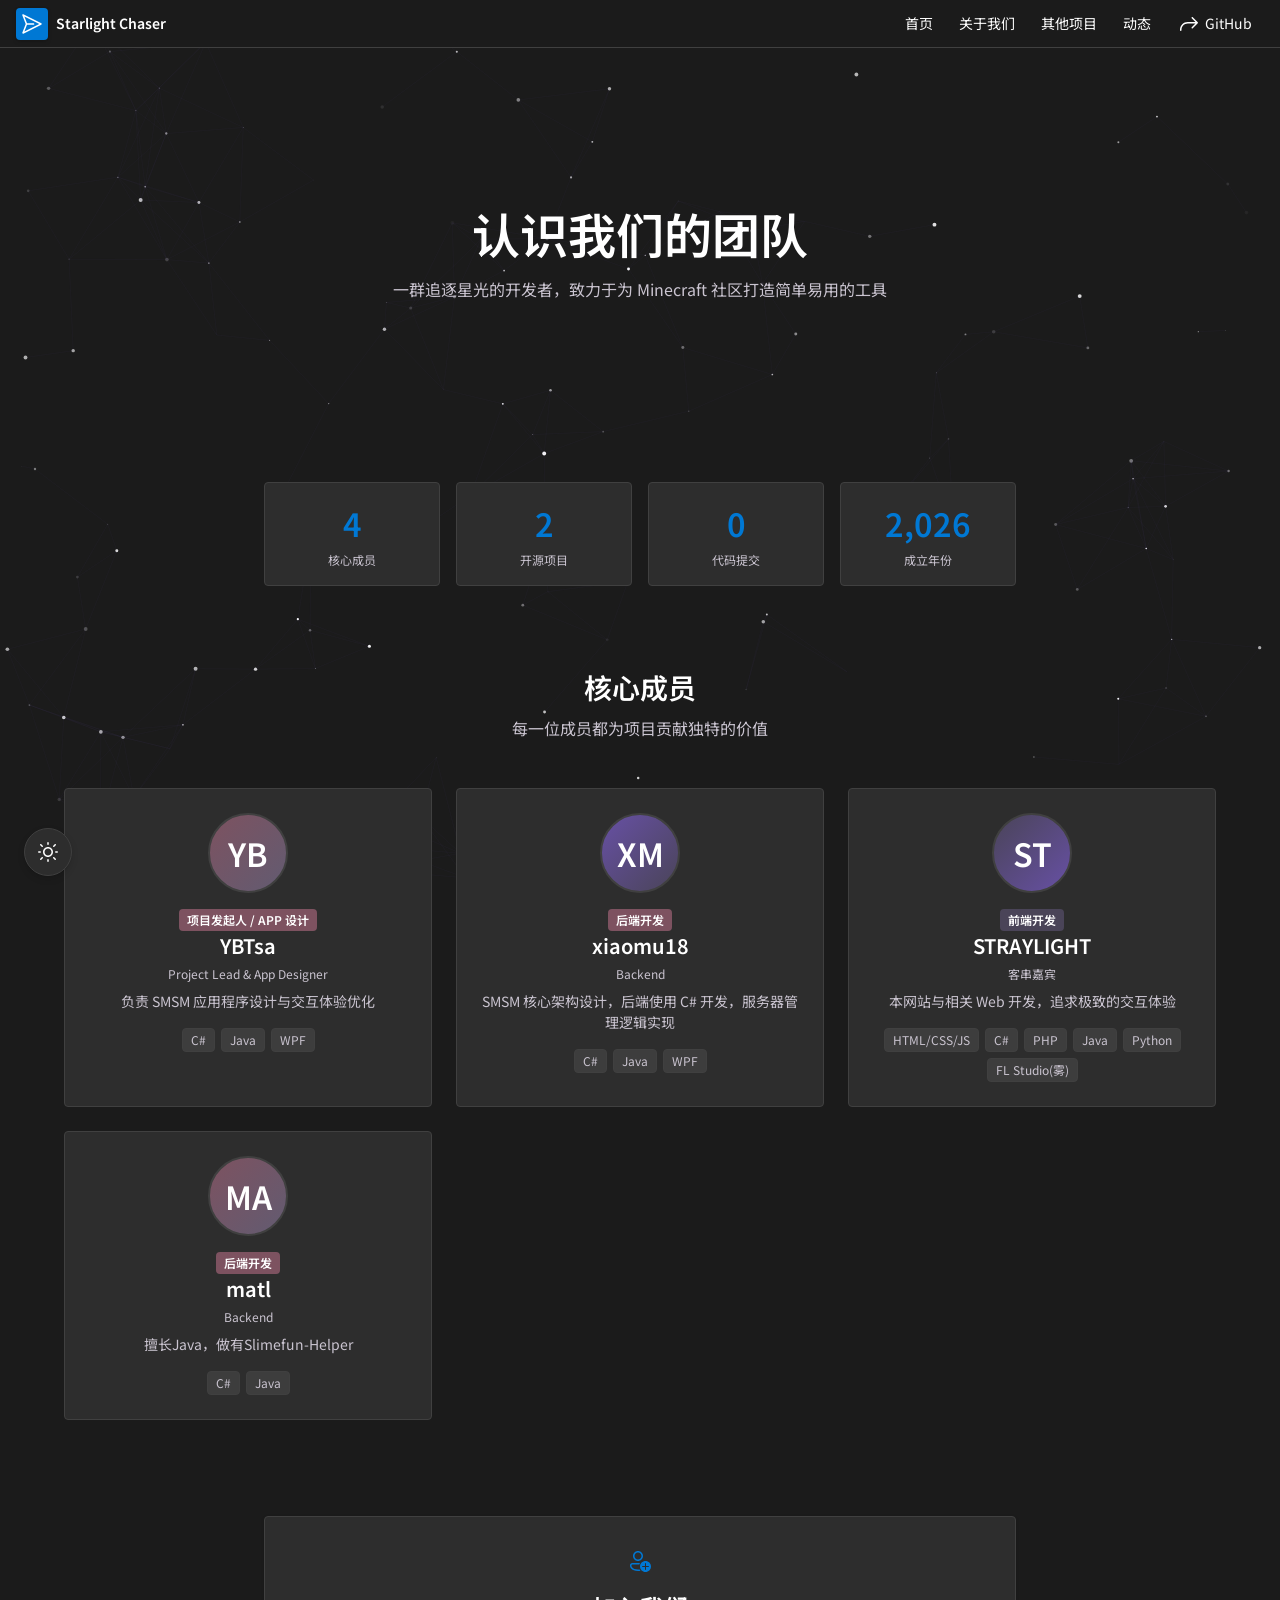
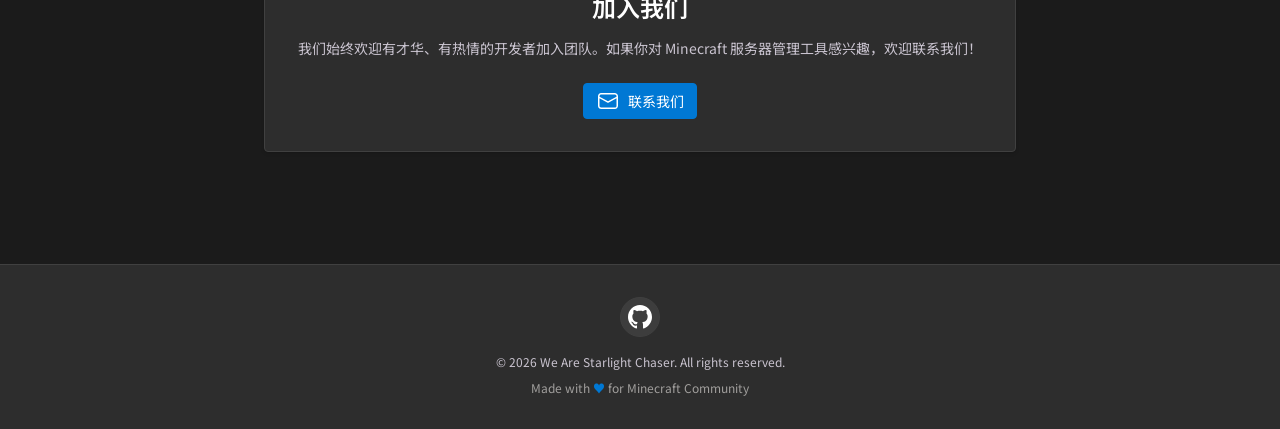
<file: pages/team.html>
<!--
  [team.html] - 团队介绍页面
  We Are Starlight Chaser
  
  此文件展示开发团队的详细信息
  包括成员介绍、技能栈、角色分工等
-->
<!DOCTYPE html>
<html lang="zh-CN" data-theme="dark">

<head>
    <meta charset="UTF-8">
    <meta name="viewport" content="width=device-width, initial-scale=1.0">
    <title>开发团队 | We Are Starlight Chaser</title>
    <meta name="description" content="We Are Starlight Chaser 开发团队介绍 - xiaomu18, YBTsa, STRAYLIGHT">
    <meta name="keywords" content="Starlight Chaser, 逐星者, 开发团队, SMSM">
    <meta name="author" content="We Are Starlight Chaser">

    <!-- Google Fonts -->
    <link
        href="https://fonts.googleapis.com/css2?family=Noto+Sans+SC:wght@300;400;500;600;700&display=swap"
        rel="stylesheet">

    <!-- 主样式文件 -->
    <link rel="stylesheet" href="../css/main.css">

    <!-- 页面特定样式 -->
    <style>
        /* 团队页面专用样式 */
        .team-hero {
            min-height: 50vh;
            display: flex;
            flex-direction: column;
            justify-content: center;
            align-items: center;
            text-align: center;
            padding: 80px 24px 32px;
            position: relative;
        }

        .team-hero h1 {
            font-size: clamp(2rem, 6vw, 3rem);
            font-weight: 600;
            margin-bottom: 8px;
            color: var(--fluent-neutral-foreground-primary);
        }

        .team-hero p {
            font-size: 1rem;
            color: var(--fluent-neutral-foreground-secondary);
            max-width: 600px;
        }

        /* 团队统计 */
        .team-stats {
            display: grid;
            grid-template-columns: repeat(auto-fit, minmax(150px, 1fr));
            gap: 16px;
            max-width: 800px;
            margin: 32px auto;
            padding: 0 24px;
        }

        .stat-card {
            background: var(--fluent-neutral-background-secondary);
            border-radius: 4px;
            padding: 16px;
            text-align: center;
            border: 1px solid var(--fluent-neutral-stroke-rest);
            transition: box-shadow var(--fluent-duration-fast) var(--fluent-easing);
        }

        .stat-card:hover {
            box-shadow: var(--fluent-shadow-8);
        }

        .stat-number {
            font-size: 2rem;
            font-weight: 600;
            color: var(--fluent-brand);
            margin-bottom: 4px;
        }

        .stat-label {
            font-size: 12px;
            color: var(--fluent-neutral-foreground-secondary);
        }

        /* 团队成员网格 */
        .team-section {
            padding: 48px 24px;
            max-width: 1200px;
            margin: 0 auto;
        }

        .team-grid-detailed {
            display: grid;
            grid-template-columns: repeat(auto-fit, minmax(350px, 1fr));
            gap: 24px;
            margin-top: 32px;
        }

        /* 团队成员链接 */
        .team-social-links {
            display: flex;
            gap: 8px;
        }

        .team-social-link {
            width: 32px;
            height: 32px;
            border-radius: 50%;
            background: var(--fluent-neutral-background-tertiary);
            display: flex;
            align-items: center;
            justify-content: center;
            color: var(--fluent-neutral-foreground-primary);
            text-decoration: none;
            transition: background-color var(--fluent-duration-fast) var(--fluent-easing),
                        color var(--fluent-duration-fast) var(--fluent-easing);
            border: 1px solid var(--fluent-neutral-stroke-rest);
        }

        .team-social-link:hover {
            background: var(--fluent-brand);
            color: var(--fluent-neutral-foreground-on-brand);
            border-color: var(--fluent-brand);
        }

        /* 加入我们部分 */
        .join-section {
            padding: 48px 24px;
            max-width: 800px;
            margin: 0 auto;
            text-align: center;
        }

        .join-card {
            background: var(--fluent-neutral-background-secondary);
            border-radius: 4px;
            padding: 32px;
            border: 1px solid var(--fluent-neutral-stroke-rest);
            box-shadow: var(--fluent-shadow-4);
        }

        .join-card h2 {
            font-size: 1.5rem;
            margin-bottom: 12px;
            color: var(--fluent-neutral-foreground-primary);
            font-weight: 600;
        }

        .join-card p {
            color: var(--fluent-neutral-foreground-secondary);
            margin-bottom: 24px;
            line-height: 1.6;
        }

        /* 响应式 */
        @media (max-width: 768px) {
            .team-grid-detailed {
                grid-template-columns: 1fr;
            }

            .team-card-header {
                flex-direction: column;
                text-align: center;
            }

            .team-stats {
                grid-template-columns: repeat(2, 1fr);
            }
        }
    </style>
</head>

<body>
    <!-- 星空背景 Canvas -->
    <canvas id="starfield"></canvas>

    <!-- 导航栏 -->
    <header class="app-bar" id="appBar">
        <a href="../index.html" class="brand">
            <div class="brand-icon">
                <span class="fluent-icon" data-icon="send"></span>
            </div>
            <span>Starlight Chaser</span>
        </a>

        <nav class="nav-links" id="navLinks">
            <a href="../index.html" class="nav-link">首页</a>
            <a href="./team.html" class="nav-link">关于我们</a>
            <a href="./projects.html" class="nav-link">其他项目</a>
            <a href="../index.html#news" class="nav-link">动态</a>
            <a href="https://github.com/We-Are-Starlight-Chaser" class="nav-link" target="_blank">
                <span class="fluent-icon" data-icon="arrow_forward" style="font-size: 18px;"></span>
                GitHub
            </a>
        </nav>

        <button class="mobile-menu-btn" id="mobileMenuBtn">
            <span class="fluent-icon" data-icon="list"></span>
        </button>
    </header>

    <!-- 团队 Hero 区域 -->
    <section class="team-hero">
        <h1>认识我们的团队</h1>
        <p>一群追逐星光的开发者，致力于为 Minecraft 社区打造简单易用的工具</p>
    </section>

    <!-- 团队统计 -->
    <div class="team-stats">
        <div class="stat-card">
            <div class="stat-number" id="statMembers">4</div>
            <div class="stat-label">核心成员</div>
        </div>
        <div class="stat-card">
            <div class="stat-number" id="statProjects">2</div>
            <div class="stat-label">开源项目</div>
        </div>
        <div class="stat-card">
            <div class="stat-number" id="statCommits">--</div>
            <div class="stat-label">代码提交</div>
        </div>
        <div class="stat-card">
            <div class="stat-number" id="statSince">2026</div>
            <div class="stat-label">成立年份</div>
        </div>
    </div>

    <!-- 团队成员详情 -->
    <section class="team-section">
        <h2 class="section-title">核心成员</h2>
        <p class="section-subtitle">每一位成员都为项目贡献独特的价值</p>

        <!-- 团队成员卡片 - 从 JSON 加载 -->
        <div class="team-grid-detailed" id="teamGridDetailed">
            <!-- 加载时的骨架屏 -->
            <div class="skeleton" style="height: 300px;"></div>
            <div class="skeleton" style="height: 300px;"></div>
            <div class="skeleton" style="height: 300px;"></div>
        </div>
    </section>

    <!-- 加入我们 -->
    <section class="join-section">
        <div class="join-card">
            <span class="fluent-icon" data-icon="person_add"
                style="font-size: 48px; color: var(--fluent-brand); margin-bottom: 16px;"></span>
            <h2>加入我们</h2>
            <p>我们始终欢迎有才华、有热情的开发者加入团队。如果你对 Minecraft 服务器管理工具感兴趣，欢迎联系我们！</p>
            <a href="https://github.com/We-Are-Starlight-Chaser" class="btn btn-filled" target="_blank">
                <span class="fluent-icon" data-icon="mail"></span>
                联系我们
            </a>
        </div>
    </section>

    <!-- Footer -->
    <footer>
        <div class="footer-content">
            <div class="social-links">
                <a href="https://github.com/We-Are-Starlight-Chaser" class="social-link" target="_blank" title="GitHub">
                    <svg width="24" height="24" fill="currentColor" viewBox="0 0 24 24">
                        <path
                            d="M12 0c-6.626 0-12 5.373-12 12 0 5.302 3.438 9.8 8.207 11.387.599.111.793-.261.793-.577v-2.234c-3.338.726-4.033-1.416-4.033-1.416-.546-1.387-1.333-1.756-1.333-1.756-1.089-.745.083-.729.083-.729 1.205.084 1.839 1.237 1.839 1.237 1.07 1.834 2.807 1.304 3.492.997.107-.775.418-1.305.762-1.604-2.665-.305-5.467-1.334-5.467-5.931 0-1.311.469-2.381 1.236-3.221-.124-.303-.535-1.524.117-3.176 0 0 1.008-.322 3.301 1.23.957-.266 1.983-.399 3.003-.404 1.02.005 2.047.138 3.006.404 2.291-1.552 3.297-1.23 3.297-1.23.653 1.653.242 2.874.118 3.176.77.84 1.235 1.911 1.235 3.221 0 4.609-2.807 5.624-5.479 5.921.43.372.823 1.102.823 2.222v3.293c0 .319.192.694.801.576 4.765-1.589 8.199-6.086 8.199-11.386 0-6.627-5.373-12-12-12z" />
                    </svg>
                </a>
            </div>
            <p class="footer-copyright">
                &copy; 2026 We Are Starlight Chaser. All rights reserved.
            </p>
            <span class="footer-tagline">
                Made with <span class="heart">♥</span> for Minecraft Community
            </span>
        </div>
    </footer>

    <!-- 主题切换按钮 -->
    <button class="theme-toggle" id="themeToggle" title="切换主题">
        <span class="fluent-icon" id="themeIcon" data-icon="weather_sunny"></span>
    </button>

    <!-- jQuery 库 -->
    <script src="https://code.jquery.com/jquery-3.6.0.min.js"></script>

    <!-- 通用函数脚本 -->
    <script src="../js/geu_functions.js"></script>

    <!-- 页面特定脚本 -->
    <script>
        /**
         * [team.html] 团队页面脚本
         * We Are Starlight Chaser
         */

        $(document).ready(function () {

            // 初始化星空背景
            const App = { theme: 'dark' };

            /**
             * 星空背景类
             */
            class Starfield {
                constructor(canvasId, options = {}) {
                    this.canvas = document.getElementById(canvasId);
                    if (!this.canvas) return;

                    this.ctx = this.canvas.getContext('2d');
                    this.stars = [];
                    this.mouseX = 0;
                    this.mouseY = 0;

                    this.options = Object.assign({
                        starCount: 150,
                        connectionDistance: 100,
                        mouseInteraction: true
                    }, options);

                    this.init();
                }

                init() {
                    this.resize();
                    this.createStars();
                    this.bindEvents();
                    this.animate();
                }

                resize() {
                    this.canvas.width = window.innerWidth;
                    this.canvas.height = window.innerHeight;
                }

                createStars() {
                    this.stars = [];
                    for (let i = 0; i < this.options.starCount; i++) {
                        this.stars.push({
                            x: Math.random() * this.canvas.width,
                            y: Math.random() * this.canvas.height,
                            size: Math.random() * 2,
                            speedX: (Math.random() - 0.5) * 0.5,
                            speedY: (Math.random() - 0.5) * 0.5,
                            opacity: Math.random(),
                            fadeSpeed: 0.01 + Math.random() * 0.02
                        });
                    }
                }

                bindEvents() {
                    $(window).on('resize', () => {
                        this.resize();
                        this.createStars();
                    });

                    $(window).on('mousemove', (e) => {
                        this.mouseX = e.clientX;
                        this.mouseY = e.clientY;
                    });
                }

                animate() {
                    this.ctx.clearRect(0, 0, this.canvas.width, this.canvas.height);

                    this.stars.forEach(star => {
                        // 更新位置
                        star.x += star.speedX;
                        star.y += star.speedY;

                        // 鼠标交互
                        const dx = this.mouseX - star.x;
                        const dy = this.mouseY - star.y;
                        const distance = Math.sqrt(dx * dx + dy * dy);

                        if (distance < 100) {
                            star.x -= dx * 0.01;
                            star.y -= dy * 0.01;
                        }

                        // 边界检查
                        if (star.x < 0 || star.x > this.canvas.width ||
                            star.y < 0 || star.y > this.canvas.height) {
                            star.x = Math.random() * this.canvas.width;
                            star.y = Math.random() * this.canvas.height;
                        }

                        // 闪烁效果
                        star.opacity += star.fadeSpeed;
                        if (star.opacity > 1 || star.opacity < 0.2) {
                            star.fadeSpeed = -star.fadeSpeed;
                        }

                        // 绘制
                        this.ctx.fillStyle = `rgba(255, 255, 255, ${star.opacity})`;
                        this.ctx.beginPath();
                        this.ctx.arc(star.x, star.y, star.size, 0, Math.PI * 2);
                        this.ctx.fill();
                    });

                    // 连线效果
                    this.ctx.strokeStyle = 'rgba(103, 80, 164, 0.1)';
                    this.ctx.lineWidth = 0.5;
                    for (let i = 0; i < this.stars.length; i++) {
                        for (let j = i + 1; j < this.stars.length; j++) {
                            const dx = this.stars[i].x - this.stars[j].x;
                            const dy = this.stars[i].y - this.stars[j].y;
                            const distance = Math.sqrt(dx * dx + dy * dy);

                            if (distance < this.options.connectionDistance) {
                                this.ctx.beginPath();
                                this.ctx.moveTo(this.stars[i].x, this.stars[i].y);
                                this.ctx.lineTo(this.stars[j].x, this.stars[j].y);
                                this.ctx.stroke();
                            }
                        }
                    }

                    requestAnimationFrame(() => this.animate());
                }
            }

            // 初始化星空
            new Starfield('starfield');

            // 初始化主题
            function initTheme() {
                const savedTheme = StarlightChaser.utils.storage.get('theme', 'dark');
                App.theme = savedTheme;
                $('html').attr('data-theme', App.theme);

                $('#themeToggle').on('click', function () {
                    App.theme = App.theme === 'dark' ? 'light' : 'dark';
                    $('html').attr('data-theme', App.theme);
                    StarlightChaser.utils.storage.set('theme', App.theme);
                });
            }
            initTheme();

            // 初始化导航
            $(window).on('scroll', StarlightChaser.utils.throttle(function () {
                const $appBar = $('#appBar');
                if ($(window).scrollTop() > 50) {
                    $appBar.addClass('scrolled');
                } else {
                    $appBar.removeClass('scrolled');
                }
            }, 100));

            $('#mobileMenuBtn').on('click', function () {
                $('#navLinks').toggleClass('active');
            });

            // 加载团队成员
            async function loadTeam() {
                try {
                    const data = await StarlightChaser.api.loadJSON('../json/our_team.json');
                    renderTeamDetailed(data);
                } catch (error) {
                    console.warn('加载团队信息失败:', error);
                }
            }

            /**
             * 渲染详细团队成员卡片
             */
            function renderTeamDetailed(data) {
                if (!data || !data.members) return;

                const $grid = $('#teamGridDetailed');

                const html = data.members.map(member => {
                    const techStackHtml = member.tech_stack.map(tech =>
                        `<span class="tech-tag">${tech}</span>`
                    ).join('');

                    return `
                            <div class="team-card" data-member-id="${member.id}">
                                <div class="avatar" style="background: ${member.avatar.gradient};">
                                    <span class="avatar-initials">${member.avatar.initials}</span>
                                </div>
                                <span class="role-badge" style="background: ${member.role_badge_color};">${member.role}</span>
                                <h3>${member.display_name}</h3>
                                <p class="subtitle">${member.subtitle}</p>
                                <p class="description">${member.description}</p>
                                <div class="tech-stack">${techStackHtml}</div>
                                <!--<div class="team-social-links">
                                    <a href="https://github.com/${member.name}" class="team-social-link" target="_blank" title="GitHub">
                                        <svg width="18" height="18" fill="currentColor" viewBox="0 0 24 24">
                                            <path d="M12 0c-6.626 0-12 5.373-12 12 0 5.302 3.438 9.8 8.207 11.387.599.111.793-.261.793-.577v-2.234c-3.338.726-4.033-1.416-4.033-1.416-.546-1.387-1.333-1.756-1.333-1.756-1.089-.745.083-.729.083-.729 1.205.084 1.839 1.237 1.839 1.237 1.07 1.834 2.807 1.304 3.492.997.107-.775.418-1.305.762-1.604-2.665-.305-5.467-1.334-5.467-5.931 0-1.311.469-2.381 1.236-3.221-.124-.303-.535-1.524.117-3.176 0 0 1.008-.322 3.301 1.23.957-.266 1.983-.399 3.003-.404 1.02.005 2.047.138 3.006.404 2.291-1.552 3.297-1.23 3.297-1.23.653 1.653.242 2.874.118 3.176.77.84 1.235 1.911 1.235 3.221 0 4.609-2.807 5.624-5.479 5.921.43.372.823 1.102.823 2.222v3.293c0 .319.192.694.801.576 4.765-1.589 8.199-6.086 8.199-11.386 0-6.627-5.373-12-12-12z"/>
                                        </svg>
                                    </a>
                                </div>-->
                            </div>
                        </div>
                    `;
                }).join('');

                $grid.html(html);
            }

            // 加载团队数据
            loadTeam();

            // 数字动画
            function animateNumbers() {
                $('.stat-number').each(function () {
                    const $this = $(this);
                    const target = parseInt($this.text()) || 0;
                    $this.text('0');

                    setTimeout(() => {
                        $this.animateNumber(target, 1500);
                    }, 300);
                });
            }

            // 页面加载完成后执行数字动画
            setTimeout(animateNumbers, 500);

            console.log('🌟 Starlight Chaser - 团队页面已加载');
        });
    </script>
</body>

</html>
</file>
<file: css/main.css>
/**
 * [main.css] - 主样式文件
 * We Are Starlight Chaser
 * 
 * Fluent Design System 布局与组件样式
 */

/* ============================================
   引入依赖样式
   ============================================ */

@import url('color.css');
@import url('geusable.css');

/* ============================================
   基础重置与全局样式
   ============================================ */

* {
    margin: 0;
    padding: 0;
    box-sizing: border-box;
}

html {
    scroll-behavior: smooth;
}

body {
    font-family: 'Segoe UI Variable', 'Segoe UI', 'Noto Sans SC', system-ui, sans-serif;
    background-color: var(--fluent-neutral-background-primary);
    color: var(--fluent-neutral-foreground-primary);
    line-height: 1.5;
    overflow-x: hidden;
    transition: background-color var(--fluent-duration-normal) var(--fluent-easing),
                color var(--fluent-duration-normal) var(--fluent-easing);
    font-size: 14px;
}

/* ============================================
   星空背景 Canvas
   ============================================ */

#starfield {
    position: fixed;
    top: 0;
    left: 0;
    width: 100%;
    height: 100%;
    z-index: -1;
    pointer-events: none;
}

/* ============================================
   导航栏 - Fluent NavigationView
   ============================================ */

.app-bar {
    position: fixed;
    top: 0;
    left: 0;
    right: 0;
    height: 48px;
    background-color: var(--fluent-neutral-background-primary);
    display: flex;
    align-items: center;
    justify-content: space-between;
    padding: 0 16px;
    z-index: 1000;
    border-bottom: 1px solid var(--fluent-neutral-stroke-divider);
    transition: background-color var(--fluent-duration-fast) var(--fluent-easing);
}

[data-theme="light"] .app-bar {
    background-color: var(--fluent-neutral-background-primary);
}

.app-bar.scrolled {
    box-shadow: var(--fluent-shadow-8);
}

/* 品牌区域 */
.brand {
    display: flex;
    align-items: center;
    gap: 8px;
    font-size: 14px;
    font-weight: 600;
    color: var(--fluent-neutral-foreground-primary);
    text-decoration: none;
    transition: opacity var(--fluent-duration-fast) var(--fluent-easing);
}

.brand:hover {
    opacity: 0.8;
}

.brand-icon {
    width: 32px;
    height: 32px;
    background: var(--fluent-brand);
    border-radius: 4px;
    display: flex;
    align-items: center;
    justify-content: center;
    box-shadow: 0 2px 4px rgba(0, 0, 0, 0.14), 0 0 2px rgba(0, 0, 0, 0.12);
}

/* 导航链接 */
.nav-links {
    display: flex;
    gap: 2px;
}

.nav-link {
    display: inline-flex;
    align-items: center;
    gap: 4px;
    padding: 4px 12px;
    border-radius: 4px;
    text-decoration: none;
    color: var(--fluent-neutral-foreground-primary);
    font-weight: 400;
    font-size: 14px;
    transition: background-color var(--fluent-duration-fast) var(--fluent-easing),
                color var(--fluent-duration-fast) var(--fluent-easing);
    position: relative;
    overflow: hidden;
    min-height: 32px;
}

.nav-link:hover {
    background-color: var(--fluent-neutral-background-tertiary);
    color: var(--fluent-neutral-foreground-primary);
}

.nav-link:active {
    background-color: var(--fluent-neutral-background-quaternary);
}

/* ============================================
   Hero Section - 首屏区域
   ============================================ */

.hero {
    min-height: 100vh;
    display: flex;
    flex-direction: column;
    justify-content: center;
    align-items: center;
    text-align: center;
    padding: 64px 24px 32px;
    position: relative;
    overflow: hidden;
}

.hero-content {
    max-width: 800px;
    z-index: 1;
}

/* Hero 徽章 */
.hero-badge {
    display: inline-flex;
    align-items: center;
    gap: 8px;
    padding: 4px 12px;
    background: var(--fluent-brand-background);
    color: var(--fluent-brand-foreground);
    border-radius: 4px;
    font-size: 12px;
    font-weight: 600;
    margin-bottom: 24px;
    border: 1px solid var(--fluent-brand-70);
}

/* Hero 标题 */
.hero h1 {
    font-size: clamp(2rem, 6vw, 3.5rem);
    font-weight: 600;
    margin-bottom: 8px;
    color: var(--fluent-neutral-foreground-primary);
    line-height: 1.1;
}

.hero h2 {
    font-size: clamp(1.25rem, 3vw, 1.75rem);
    font-weight: 400;
    margin-bottom: 16px;
    color: var(--fluent-neutral-foreground-secondary);
    line-height: 1.3;
}

.hero-subtitle {
    font-size: 1.125rem;
    color: var(--fluent-neutral-foreground-secondary);
    margin-bottom: 32px;
    max-width: 600px;
    margin-left: auto;
    margin-right: auto;
}

/* Hero 操作按钮 */
.hero-actions {
    display: flex;
    gap: 12px;
    justify-content: center;
    flex-wrap: wrap;
}

/* 最新项目展示 */
.latest-project {
    margin-top: 48px;
    padding: 24px;
    background: var(--fluent-neutral-background-secondary);
    border-radius: 4px;
    border: 1px solid var(--fluent-neutral-stroke-rest);
    max-width: 700px;
    width: 100%;
    box-shadow: var(--fluent-shadow-4);
}

.latest-project-name {
    font-size: 1.25rem;
    font-weight: 600;
    color: var(--fluent-brand);
    margin-bottom: 8px;
}

.latest-project-description {
    color: var(--fluent-neutral-foreground-secondary);
    margin-bottom: 24px;
    line-height: 1.5;
}

/* ============================================
   Section - 内容区块
   ============================================ */

.section {
    padding: 64px 24px;
    max-width: 1200px;
    margin: 0 auto;
}

.section-title {
    font-size: 1.75rem;
    font-weight: 600;
    text-align: center;
    margin-bottom: 8px;
    color: var(--fluent-neutral-foreground-primary);
}

.section-subtitle {
    text-align: center;
    color: var(--fluent-neutral-foreground-secondary);
    margin-bottom: 48px;
    font-size: 1rem;
}

/* ============================================
   Features Grid - 功能网格
   ============================================ */

.features-grid {
    display: grid;
    grid-template-columns: repeat(auto-fit, minmax(300px, 1fr));
    gap: 16px;
}

/* ============================================
   Team Grid - 团队网格
   ============================================ */

.team-grid {
    display: grid;
    grid-template-columns: repeat(auto-fit, minmax(280px, 1fr));
    gap: 16px;
    margin-top: 48px;
}

.team-card {
    background: var(--fluent-neutral-background-secondary);
    border-radius: 4px;
    padding: 24px;
    text-align: center;
    border: 1px solid var(--fluent-neutral-stroke-rest);
    transition: box-shadow var(--fluent-duration-fast) var(--fluent-easing),
                background-color var(--fluent-duration-fast) var(--fluent-easing);
    position: relative;
    overflow: hidden;
}

.team-card:hover {
    box-shadow: var(--fluent-shadow-8);
    background-color: var(--fluent-neutral-background-tertiary);
}

/* 头像 */
.avatar {
    width: 80px;
    height: 80px;
    border-radius: 50%;
    background: var(--fluent-brand);
    display: flex;
    align-items: center;
    justify-content: center;
    margin: 0 auto 16px;
    font-size: 2rem;
    color: var(--fluent-neutral-foreground-on-brand);
    border: 2px solid var(--fluent-neutral-stroke-rest);
    overflow: hidden;
}

.avatar img {
    width: 100%;
    height: 100%;
    object-fit: cover;
}

.avatar-initials {
    font-weight: 600;
    text-transform: uppercase;
}

.team-card h3 {
    font-size: 1.25rem;
    margin-bottom: 4px;
    color: var(--fluent-neutral-foreground-primary);
    font-weight: 600;
}

.team-card .subtitle {
    color: var(--fluent-neutral-foreground-secondary);
    font-size: 12px;
    margin-bottom: 8px;
}

.team-card .description {
    color: var(--fluent-neutral-foreground-secondary);
    font-size: 14px;
    margin-top: 8px;
    line-height: 1.5;
}

/* 技术栈 */
.tech-stack {
    display: flex;
    gap: 6px;
    justify-content: center;
    flex-wrap: wrap;
    margin-top: 16px;
}

/* ============================================
   News Section - 新闻区域
   ============================================ */

.news-container {
    background: var(--fluent-neutral-background-secondary);
    border-radius: 4px;
    padding: 24px;
    box-shadow: var(--fluent-shadow-4);
    margin-top: 32px;
    border: 1px solid var(--fluent-neutral-stroke-rest);
}

.news-item {
    padding: 16px;
    border-bottom: 1px solid var(--fluent-neutral-stroke-divider);
    transition: background-color var(--fluent-duration-fast) var(--fluent-easing);
    border-radius: 4px;
    cursor: pointer;
}

.news-item:last-child {
    border-bottom: none;
}

.news-item:hover {
    background: var(--fluent-neutral-background-tertiary);
}

.news-header {
    display: flex;
    justify-content: space-between;
    align-items: center;
    margin-bottom: 8px;
    flex-wrap: wrap;
    gap: 8px;
}

.news-title {
    font-size: 1rem;
    font-weight: 600;
    color: var(--fluent-neutral-foreground-primary);
}

.news-date {
    font-size: 12px;
    color: var(--fluent-neutral-foreground-tertiary);
}

.news-excerpt {
    color: var(--fluent-neutral-foreground-secondary);
    margin-top: 8px;
    line-height: 1.5;
}

/* ============================================
   GitHub Projects Section - GitHub 项目展示
   ============================================ */

.github-projects-section {
    padding: 64px 24px;
    max-width: 1200px;
    margin: 0 auto;
}

.github-projects-grid {
    display: grid;
    grid-template-columns: repeat(auto-fit, minmax(350px, 1fr));
    gap: 16px;
    margin-top: 48px;
}

.github-project-card {
    background: var(--fluent-neutral-background-secondary);
    border-radius: 4px;
    padding: 16px;
    border: 1px solid var(--fluent-neutral-stroke-rest);
    transition: box-shadow var(--fluent-duration-fast) var(--fluent-easing),
                background-color var(--fluent-duration-fast) var(--fluent-easing);
    position: relative;
    overflow: hidden;
}

.github-project-card:hover {
    box-shadow: var(--fluent-shadow-8);
    background-color: var(--fluent-neutral-background-tertiary);
}

.github-project-header {
    display: flex;
    align-items: center;
    gap: 12px;
    margin-bottom: 12px;
}

.github-project-icon {
    width: 40px;
    height: 40px;
    background: var(--fluent-brand-background);
    border-radius: 4px;
    display: flex;
    align-items: center;
    justify-content: center;
    color: var(--fluent-brand);
}

.github-project-name {
    font-size: 1.125rem;
    font-weight: 600;
    color: var(--fluent-neutral-foreground-primary);
    flex: 1;
}

.github-project-description {
    color: var(--fluent-neutral-foreground-secondary);
    margin-bottom: 12px;
    line-height: 1.5;
}

.github-project-meta {
    display: flex;
    align-items: center;
    gap: 12px;
    flex-wrap: wrap;
}

.github-project-language {
    display: inline-flex;
    align-items: center;
    gap: 6px;
    font-size: 12px;
    color: var(--fluent-neutral-foreground-secondary);
}

.language-dot {
    width: 10px;
    height: 10px;
    border-radius: 50%;
}

.github-project-stats {
    display: inline-flex;
    align-items: center;
    gap: 12px;
}

.github-stat {
    display: inline-flex;
    align-items: center;
    gap: 4px;
    font-size: 12px;
    color: var(--fluent-neutral-foreground-secondary);
    transition: color var(--fluent-duration-fast) var(--fluent-easing);
}

.github-stat:hover {
    color: var(--fluent-brand);
}

.github-stat .fluent-icon {
    font-size: 16px;
}

.github-stat-star .fluent-icon {
    color: var(--github-star-color);
}

.github-stat-fork .fluent-icon {
    color: var(--github-fork-color);
}

/* Star 数量动画 */
.star-count {
    font-variant-numeric: tabular-nums;
    transition: all var(--fluent-duration-fast) var(--fluent-easing);
}

.star-count-updating {
    opacity: 0.5;
    transform: scale(1.1);
}

/* 刷新按钮 */
.github-projects-refresh {
    display: flex;
    justify-content: center;
    margin-top: 32px;
}

.btn-refresh {
    display: inline-flex;
    align-items: center;
    gap: 8px;
    padding: 6px 12px;
    background: var(--fluent-neutral-background-secondary);
    color: var(--fluent-neutral-foreground-primary);
    border: 1px solid var(--fluent-neutral-stroke-rest);
    border-radius: 4px;
    font-size: 14px;
    font-weight: 400;
    cursor: pointer;
    transition: background-color var(--fluent-duration-fast) var(--fluent-easing),
                border-color var(--fluent-duration-fast) var(--fluent-easing);
}

.btn-refresh:hover {
    background: var(--fluent-neutral-background-tertiary);
    border-color: var(--fluent-neutral-stroke-hover);
}

.btn-refresh.spinning .fluent-icon {
    animation: spin 1s linear infinite;
}

@keyframes spin {
    from {
        transform: rotate(0deg);
    }

    to {
        transform: rotate(360deg);
    }
}

/* ============================================
   Update Widget - 更新提示小部件
   ============================================ */

.update-widget {
    position: fixed;
    max-width: 400px;
    bottom: 24px;
    right: 24px;
    background: var(--fluent-neutral-background-secondary);
    border-radius: 4px;
    padding: 16px;
    box-shadow: var(--fluent-shadow-16);
    border: 1px solid var(--fluent-neutral-stroke-rest);
    display: none;
    align-items: center;
    gap: 12px;
    z-index: 999;
    animation: slideIn var(--fluent-duration-normal) var(--fluent-easing-decelerate);
}

@keyframes slideIn {
    from {
        transform: translateX(100%);
        opacity: 0;
    }

    to {
        transform: translateX(0);
        opacity: 1;
    }
}

.update-widget-icon {
    color: var(--fluent-brand);
    flex-shrink: 0;
}

.update-info {
    flex: 1;
}

.update-info h4 {
    margin: 0 0 4px 0;
    color: var(--fluent-neutral-foreground-primary);
    font-size: 14px;
    font-weight: 600;
}

.update-info p {
    margin: 0;
    font-size: 12px;
    color: var(--fluent-neutral-foreground-secondary);
    line-height: 1.4;
}

/* ============================================
   Footer - 页脚
   ============================================ */

footer {
    background: var(--fluent-neutral-background-secondary);
    border-top: 1px solid var(--fluent-neutral-stroke-divider);
    padding: 32px 24px;
    margin-top: 64px;
    text-align: center;
}

.footer-content {
    max-width: 800px;
    margin: 0 auto;
}

.social-links {
    display: flex;
    gap: 12px;
    justify-content: center;
    margin-bottom: 16px;
}

.social-link {
    width: 40px;
    height: 40px;
    border-radius: 50%;
    background: var(--fluent-neutral-background-tertiary);
    display: flex;
    align-items: center;
    justify-content: center;
    color: var(--fluent-neutral-foreground-primary);
    text-decoration: none;
    transition: background-color var(--fluent-duration-fast) var(--fluent-easing),
                color var(--fluent-duration-fast) var(--fluent-easing);
    border: 1px solid var(--fluent-neutral-stroke-rest);
}

.social-link:hover {
    background: var(--fluent-brand);
    color: var(--fluent-neutral-foreground-on-brand);
    border-color: var(--fluent-brand);
}

.footer-copyright {
    color: var(--fluent-neutral-foreground-secondary);
    font-size: 12px;
}

.footer-tagline {
    font-size: 12px;
    margin-top: 8px;
    display: block;
    color: var(--fluent-neutral-foreground-tertiary);
}

.footer-tagline .heart {
    color: var(--fluent-brand);
}

/* ============================================
   Theme Toggle - 主题切换按钮
   ============================================ */

.theme-toggle {
    position: fixed;
    bottom: 24px;
    left: 24px;
    width: 48px;
    height: 48px;
    border-radius: 50%;
    background: var(--fluent-neutral-background-secondary);
    color: var(--fluent-neutral-foreground-primary);
    border: 1px solid var(--fluent-neutral-stroke-rest);
    cursor: pointer;
    box-shadow: var(--fluent-shadow-8);
    display: flex;
    align-items: center;
    justify-content: center;
    z-index: 999;
    transition: background-color var(--fluent-duration-fast) var(--fluent-easing),
                box-shadow var(--fluent-duration-fast) var(--fluent-easing),
                transform var(--fluent-duration-fast) var(--fluent-easing);
}

.theme-toggle:hover {
    transform: scale(1.05);
    box-shadow: var(--fluent-shadow-16);
    background-color: var(--fluent-neutral-background-tertiary);
}

.theme-toggle:active {
    transform: scale(0.95);
}

/* ============================================
   Mobile Navigation - 移动端导航
   ============================================ */

.mobile-menu-btn {
    display: none;
    background: none;
    border: none;
    color: var(--fluent-neutral-foreground-primary);
    cursor: pointer;
    padding: 4px;
    min-height: 32px;
    min-width: 32px;
    border-radius: 4px;
}

.mobile-menu-btn:hover {
    background: var(--fluent-neutral-background-tertiary);
}

/* ============================================
   响应式设计
   ============================================ */

@media (max-width: 768px) {
    .nav-links {
        display: none;
        position: absolute;
        top: 48px;
        left: 0;
        right: 0;
        background: var(--fluent-neutral-background-primary);
        flex-direction: column;
        padding: 8px;
        box-shadow: var(--fluent-shadow-16);
        gap: 2px;
        border: 1px solid var(--fluent-neutral-stroke-divider);
    }

    .nav-links.active {
        display: flex;
    }

    .mobile-menu-btn {
        display: flex;
    }

    .hero h1 {
        font-size: 2rem;
    }

    .hero h2 {
        font-size: 1.25rem;
    }

    .features-grid,
    .team-grid,
    .github-projects-grid {
        grid-template-columns: 1fr;
    }

    .section {
        padding: 48px 16px;
    }

    .update-widget {
        left: 16px;
        right: 16px;
        max-width: none;
    }

    .theme-toggle {
        bottom: 90px;
    }
}

/* ============================================
   工具类
   ============================================ */

.container {
    max-width: 1200px;
    margin: 0 auto;
    padding: 0 24px;
}

.text-gradient {
    background: linear-gradient(135deg, var(--fluent-brand) 0%, var(--fluent-brand-60) 100%);
    -webkit-background-clip: text;
    -webkit-text-fill-color: transparent;
    background-clip: text;
}

.fade-in {
    animation: fadeIn var(--fluent-duration-normal) var(--fluent-easing-decelerate);
}

@keyframes fadeIn {
    from {
        opacity: 0;
        transform: translateY(16px);
    }

    to {
        opacity: 1;
        transform: translateY(0);
    }
}
</file>
